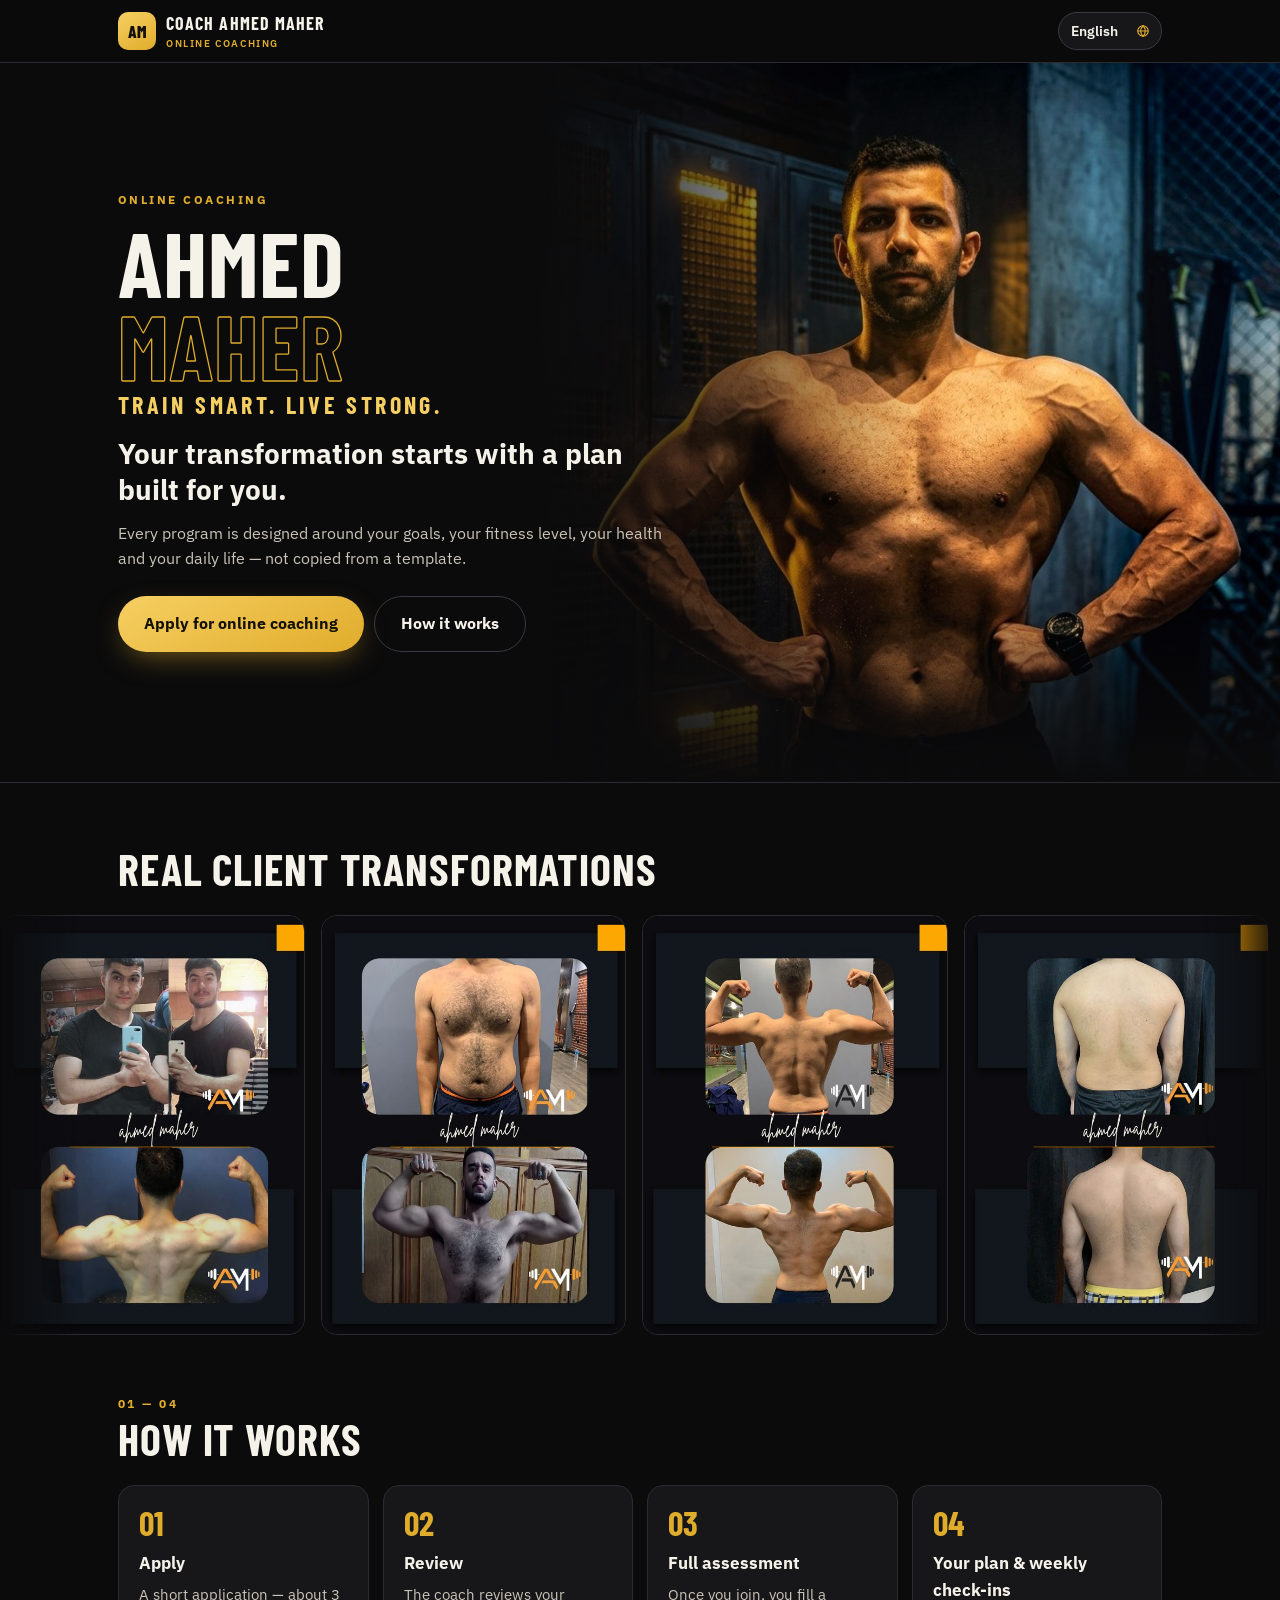
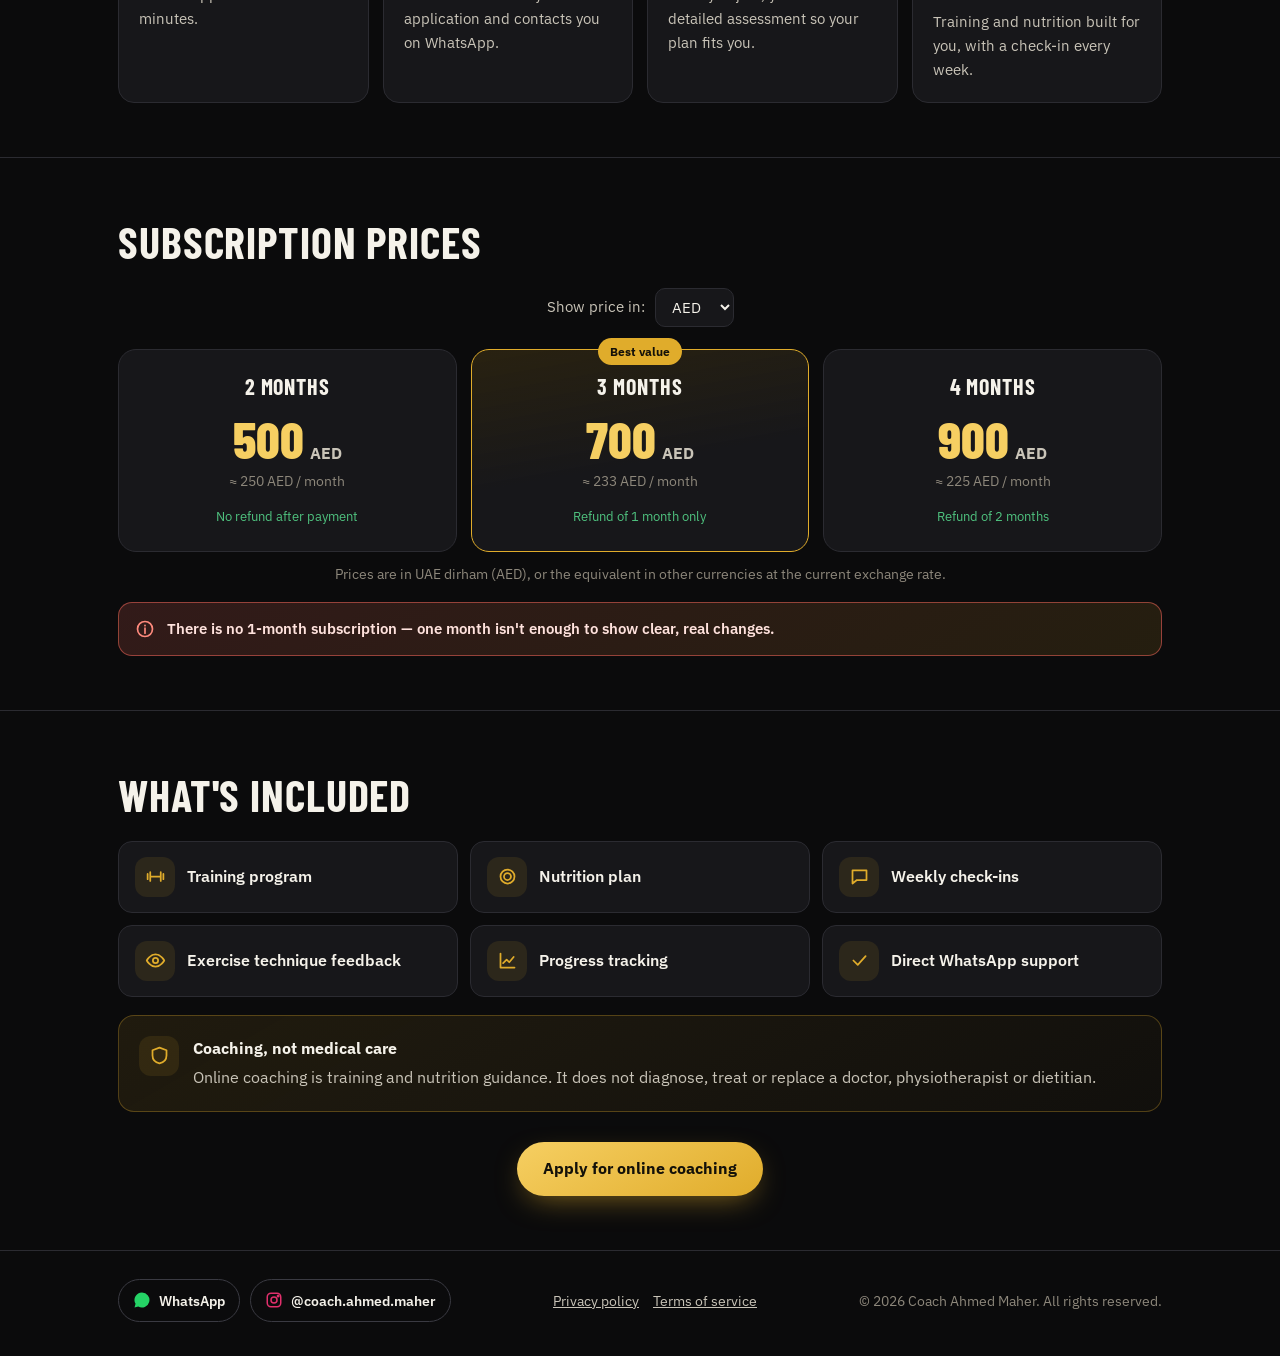
<file: index.html>
<!DOCTYPE html>
<html lang="en" dir="ltr">
<head>
<meta charset="utf-8">
<meta name="viewport" content="width=device-width, initial-scale=1">
<title>Coach Ahmed Maher · Online Coaching</title>
<meta name="description" content="Online training and nutrition coaching with Coach Ahmed Maher. Train smart. Live strong.">
<meta name="theme-color" content="#0b0b0c">
<link rel="icon" type="image/png" href="assets/favicon.png">
<link rel="apple-touch-icon" href="assets/apple-touch-icon.png">
<link rel="preconnect" href="https://fonts.googleapis.com"><link rel="preconnect" href="https://fonts.gstatic.com" crossorigin>
<link href="https://fonts.googleapis.com/css2?family=Barlow+Condensed:wght@600;700;800&family=IBM+Plex+Sans:wght@400;500;600;700&family=IBM+Plex+Sans+Arabic:wght@400;500;600;700&family=Noto+Naskh+Arabic:wght@400;600;700&family=Noto+Sans+Devanagari:wght@400;600;700&family=Noto+Sans+Malayalam:wght@400;600;700&display=swap" rel="stylesheet">
<link rel="stylesheet" href="assets/app.css?v=3">
</head>
<body>
<header class="top" id="top"></header>
<main>
  <section class="hero">
    <div class="coachpic"><img src="images/coach.jpg" alt="Coach Ahmed Maher" width="848" height="1264" draggable="false"></div>
    <div class="wrap">
      <div>
        <div class="eyebrow reveal" data-t="ui.online"></div>
        <h1 class="reveal d1">Ahmed<span>Maher</span></h1>
        <p class="tag reveal d1" dir="ltr">TRAIN SMART. LIVE STRONG.</p>
        <h2 class="reveal d2" data-t="ui.heroT"></h2>
        <p class="reveal d2" data-t="ui.heroP"></p>
        <div class="cta reveal d3"><a class="btn gold" href="apply.html" data-t="ui.apply"></a><a class="btn ghost" href="#how" data-t="ui.howT"></a></div>
      </div>
          </div>
  </section>

  <section class="results" aria-labelledby="resT">
    <div class="wrap"><h2 class="h2" id="resT" data-t="ui.resT"></h2></div>
    <div class="ticker"><div class="track" id="track"></div></div>
  </section>

  <section class="block" id="how">
    <div class="wrap">
      <div class="eyebrow">01 — 04</div>
      <h2 class="h2" data-t="ui.howT"></h2>
      <div class="steps">
        <div class="stepc"><b data-t="ui.st1T"></b><p data-t="ui.st1P"></p></div>
        <div class="stepc"><b data-t="ui.st2T"></b><p data-t="ui.st2P"></p></div>
        <div class="stepc"><b data-t="ui.st3T"></b><p data-t="ui.st3P"></p></div>
        <div class="stepc"><b data-t="ui.st4T"></b><p data-t="ui.st4P"></p></div>
      </div>
    </div>
  </section>

  <section class="block" id="prices">
    <div class="wrap">
      <h2 class="h2" data-t="ui.priceT"></h2>
      <div class="cur"><label for="cur" data-t="ui.curL"></label><select id="cur"></select></div>
      <div class="prices" id="pricecards"></div>
      <p class="fx" id="fx" data-t="ui.fxNote"></p>
      <div class="note hot" style="margin-top:16px" id="no1"></div>
    </div>
  </section>

  <section class="block">
    <div class="wrap">
      <h2 class="h2" data-t="ui.whatT"></h2>
      <div class="incl" id="incl"></div>
      <div style="height:18px"></div>
      <div class="scope" id="scope"></div>
      <div style="text-align:center;margin-top:30px"><a class="btn gold" href="apply.html" data-t="ui.apply"></a></div>
    </div>
  </section>
</main>
<footer id="foot"></footer>

<script src="assets/config.js?v=3"></script>
<script src="assets/core.js?v=3"></script>
<script>
NCX.start(() => {
  const { T, icon, esc } = NCX;
  const items = [["w1", "dumbbell"], ["w2", "plate"], ["w3", "chat"], ["w4", "eye"], ["w5", "chart"], ["w6", "check"]];
  document.getElementById("incl").innerHTML = items.map(([k, i]) => `<div><span class="ico">${icon(i)}</span><span>${esc(T("ui." + k))}</span></div>`).join("");
  const P = [[2, 500, "refund2"], [3, 700, "refund3", "best"], [4, 900, "refund4"]];
  const CUR = ["AED", "USD", "EUR", "GBP", "SAR", "KWD", "QAR", "OMR", "BHD", "EGP", "INR", "PKR", "PHP", "LKR", "BDT", "NPR", "RUB"];
  const sel = document.getElementById("cur"); let cur = sel.value || "AED";
  sel.innerHTML = CUR.map(c => `<option${c === cur ? " selected" : ""}>${c}</option>`).join("");
  const nf = n => new Intl.NumberFormat("en", { maximumFractionDigits: n < 100 ? 1 : 0 }).format(n);
  function cards() {
    const r = cur !== "AED" && NCX._fx && NCX._fx[cur];
    document.getElementById("pricecards").innerHTML = P.map(([m, a, ref, best]) => `<div class="price${best ? " best" : ""}">${best ? `<span class="tagb">${esc(T("ui.best"))}</span>` : ""}<b>${esc(T("o.a_plan." + m).split(/ [—–-] /)[0])}</b><div class="amt" dir="ltr">${a}<small>${esc(T("ui.aed"))}</small></div>${r ? `<div class="conv" dir="ltr">≈ ${nf(a * r)} ${cur}</div>` : ""}<div class="per">${esc(T("ui.perMonth", { n: Math.round(a / m) }))}</div><div class="ref">${esc(T("ui." + ref))}</div></div>`).join("");
  }
  sel.onchange = async () => {
    cur = sel.value;
    if (cur !== "AED" && !NCX._fx) { try { const j = await (await fetch("https://open.er-api.com/v6/latest/AED")).json(); if (j && j.rates) NCX._fx = j.rates; } catch (e) {} }
    if (cur !== "AED" && !(NCX._fx && NCX._fx[cur])) { document.getElementById("fx").textContent = T("ui.fxFail"); } else document.getElementById("fx").textContent = T("ui.fxNote");
    cards();
  };
  cards();
  const imgs = Array.from({ length: 10 }, (_, i) => `<img src="images/results/r${i + 1}.jpg" alt="" width="560" height="772" loading="lazy" draggable="false">`).join("");
  document.getElementById("track").innerHTML = imgs + imgs.replace(/alt=""/g, 'alt="" aria-hidden="true"');
  document.getElementById("no1").innerHTML = `${icon("info")}<span>${esc(T("ui.planNote"))}</span>`;
  document.getElementById("scope").innerHTML = `<span class="ico">${icon("shield")}</span><div><b>${esc(T("ui.scopeT"))}</b><p>${esc(T("ui.scopeP"))}</p></div>`;
});
</script>
</body>
</html>
</file>
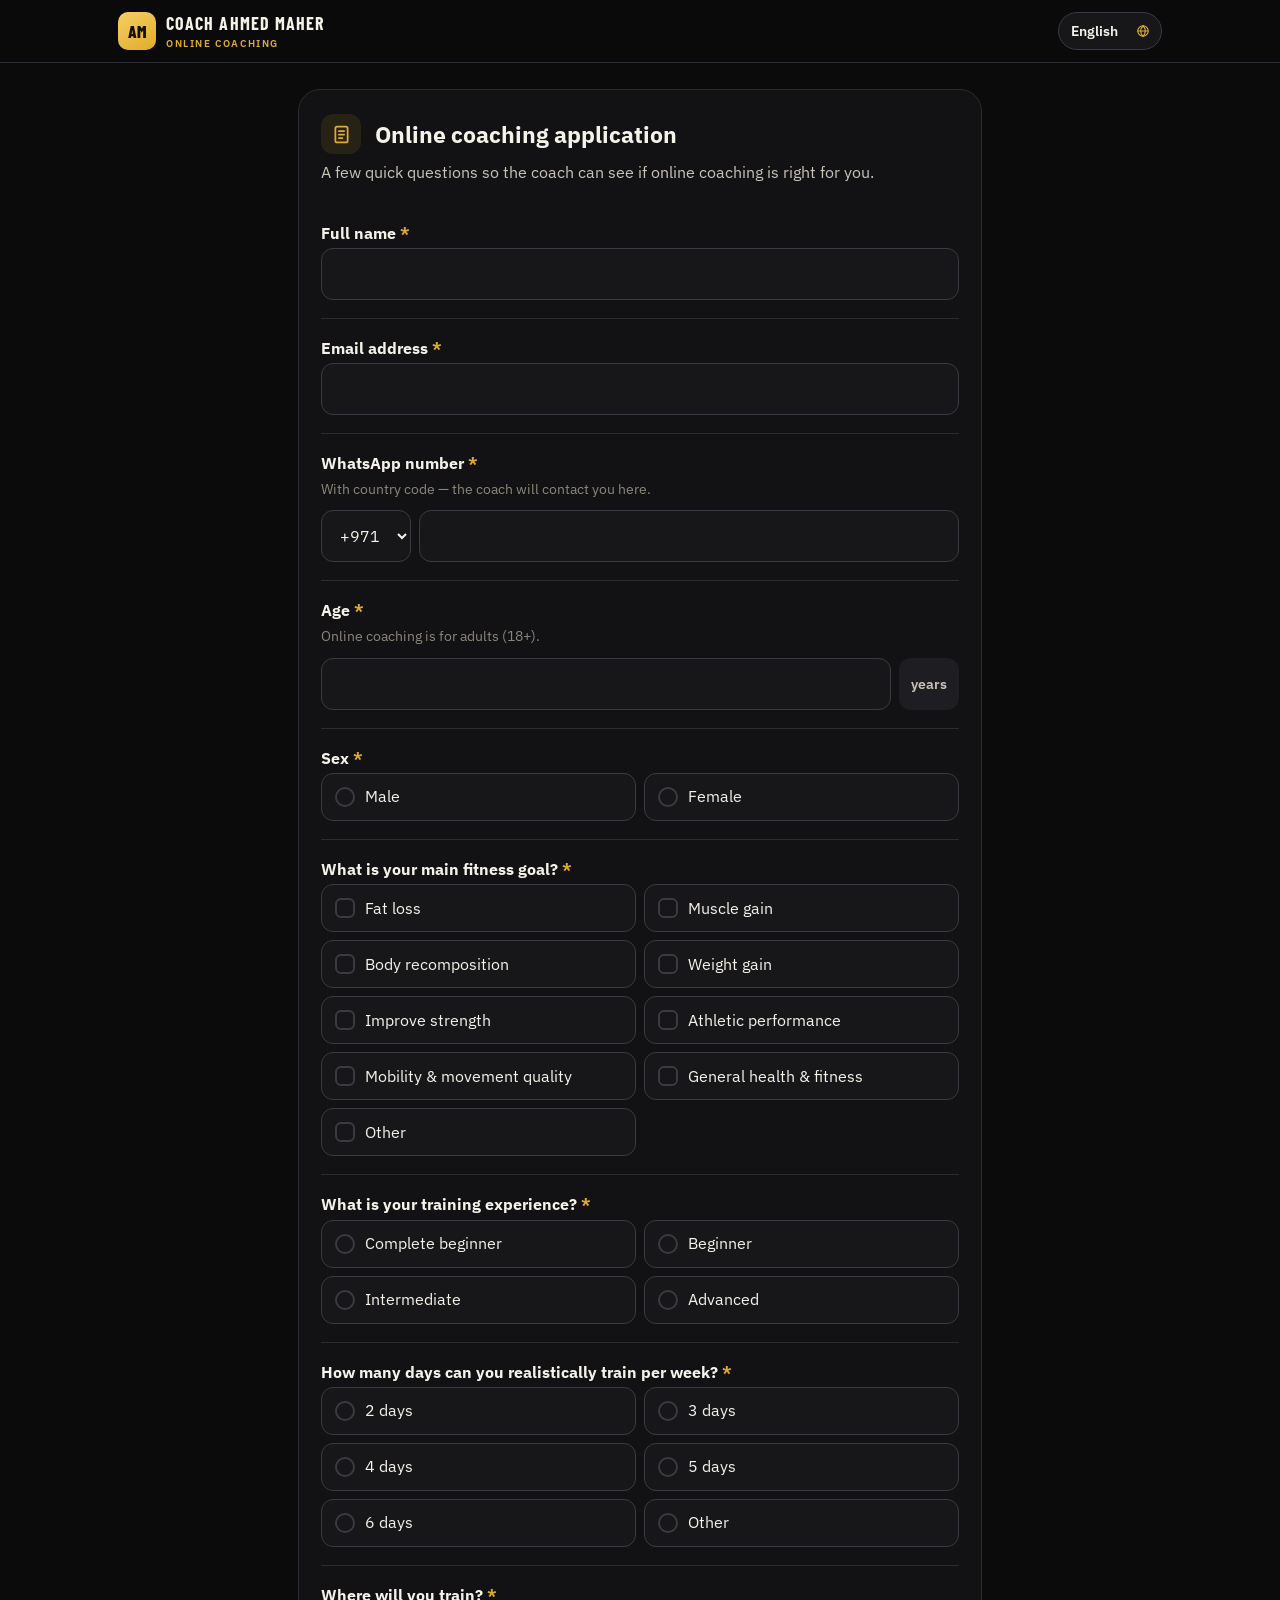
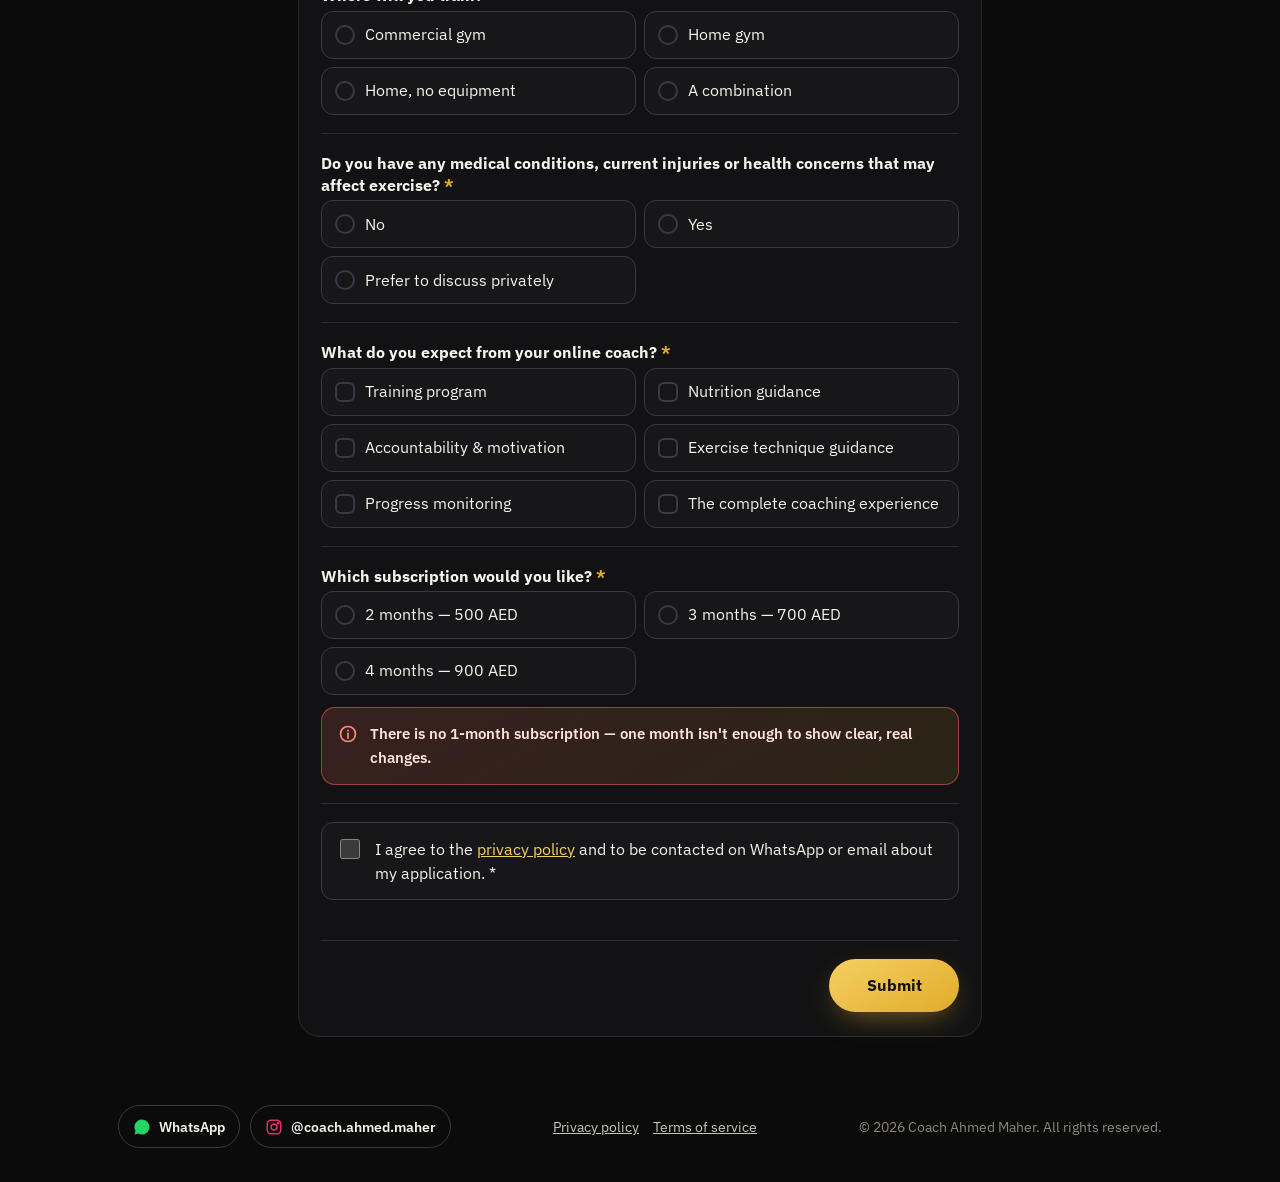
<file: apply.html>
<!DOCTYPE html>
<html lang="en" dir="ltr">
<head>
<meta charset="utf-8">
<meta name="viewport" content="width=device-width, initial-scale=1">
<title>Apply · Coach Ahmed Maher</title>
<meta name="theme-color" content="#0b0b0c">
<link rel="icon" type="image/png" href="assets/favicon.png">
<link rel="preconnect" href="https://fonts.googleapis.com"><link rel="preconnect" href="https://fonts.gstatic.com" crossorigin>
<link href="https://fonts.googleapis.com/css2?family=Barlow+Condensed:wght@600;700;800&family=IBM+Plex+Sans:wght@400;500;600;700&family=IBM+Plex+Sans+Arabic:wght@400;500;600;700&family=Noto+Naskh+Arabic:wght@400;600;700&family=Noto+Sans+Devanagari:wght@400;600;700&family=Noto+Sans+Malayalam:wght@400;600;700&display=swap" rel="stylesheet">
<link rel="stylesheet" href="assets/app.css?v=3">
</head>
<body>
<header class="top" id="top"></header>
<main class="wrap narrow">
  <div class="formcard" id="card"></div>
</main>
<footer id="foot"></footer>

<script src="assets/config.js?v=3"></script>
<script src="assets/core.js?v=3"></script>
<script src="assets/schema.js?v=3"></script>
<script>
(function () {
  const { T, esc, icon, api, Form, store } = NCX, card = document.getElementById("card");
  let data = {}; try { data = JSON.parse(store.get("nc-apply") || "{}"); } catch (e) {}
  let state = "form";
  const sections = [{ id: "app", fields: SCHEMA.application[0].fields.concat([{ id: "consent", type: "check", req: true }]) }];

  function show() {
    if (state === "done") {
      card.innerHTML = `<div class="done"><div class="big">${icon("check")}</div><h1>${esc(T("ui.doneT"))}</h1><p>${esc(T("ui.doneP"))}</p><p style="font-size:.9rem;color:var(--muted)">${esc(T("ui.doneNote"))}</p><a class="btn ghost" href="index.html">${esc(T("ui.home"))}</a></div>`;
      return;
    }
    if (state === "minor") {
      card.innerHTML = `<div class="done"><div class="big">${icon("info")}</div><h1>${esc(T("ui.minorT"))}</h1><p>${esc(T("ui.minorP"))}</p>
        <div class="social" style="justify-content:center;margin:14px 0"><a class="wa" href="https://wa.me/${esc(SITE.whatsapp)}" target="_blank" rel="noopener">${NCX.WA_SVG}<span>${esc(T("ui.wa"))}</span></a></div>
        <button class="btn ghost" type="button" id="backf">${esc(T("ui.back"))}</button></div>`;
      document.getElementById("backf").onclick = () => { state = "form"; show(); };
      return;
    }
    Form(card, sections, {
      data,
      header: () => `<div class="fhead"><span class="ico">${icon("plan")}</span><h1>${esc(T("ui.appT"))}</h1></div><p class="fdesc">${esc(T("ui.appP"))}</p>`,
      extra: () => `<div class="hp" aria-hidden="true"><label>Website <input tabindex="-1" autocomplete="off" id="hp"></label></div>`,
      onChange: d => { const c = Object.assign({}, d); delete c.consent; store.set("nc-apply", JSON.stringify(c)); },
      onSubmit: async d => {
        if (Number(d.a_age) < 18) { state = "minor"; show(); window.scrollTo(0, 0); return; }
        const payload = Object.assign({}, d, { website: (document.getElementById("hp") || {}).value || "" });
        const r = await api("apply", { lang: NCX.LANG(), data: payload });
        if (!r || !r.ok) throw new Error("net");
        store.del("nc-apply"); state = "done"; show(); window.scrollTo(0, 0);
      }
    });
  }
  NCX.start(show);
})();
</script>
</body>
</html>
</file>
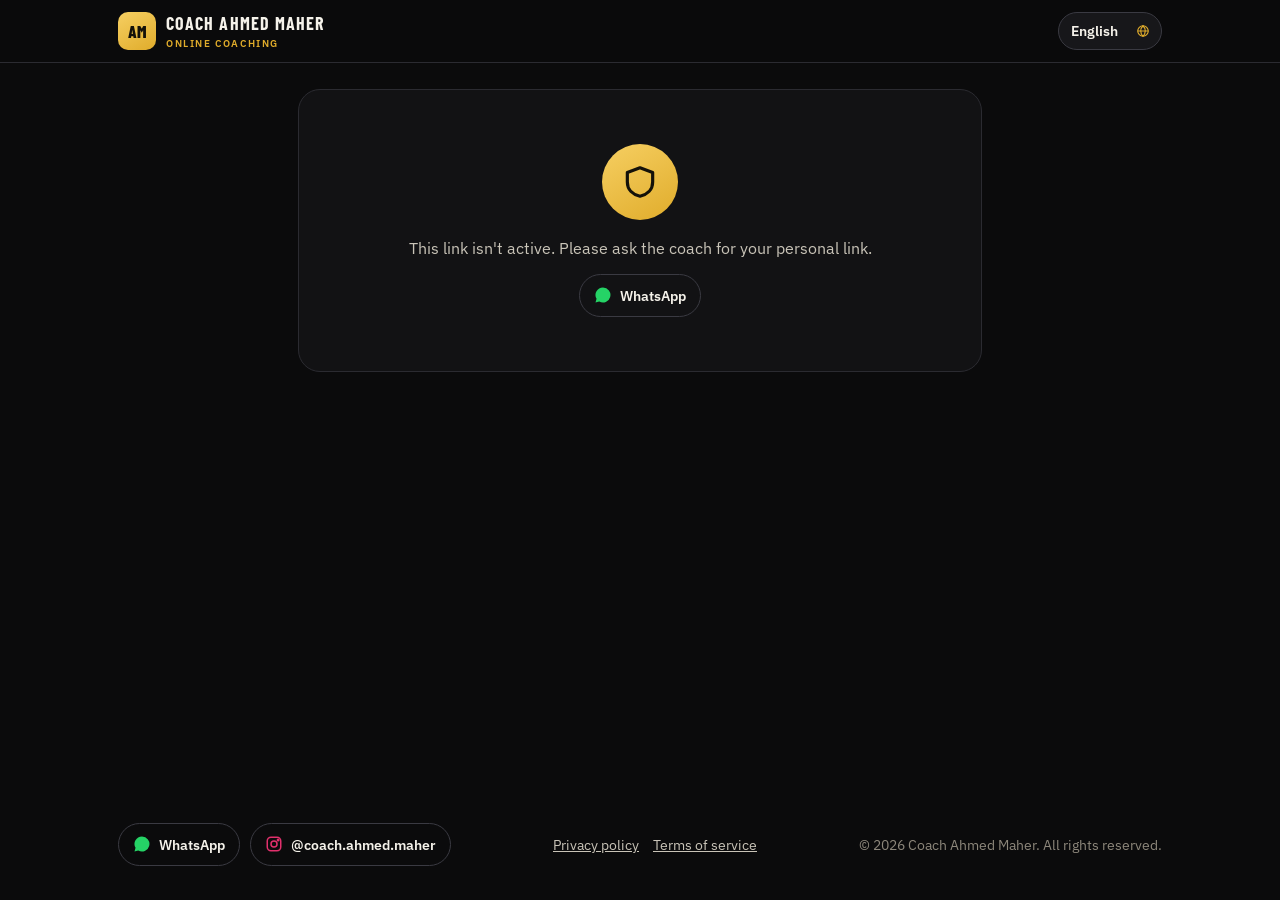
<file: assessment.html>
<!DOCTYPE html>
<html lang="en" dir="ltr">
<head>
<meta charset="utf-8">
<meta name="viewport" content="width=device-width, initial-scale=1">
<meta name="robots" content="noindex, nofollow">
<title>Assessment · Coach Ahmed Maher</title>
<meta name="theme-color" content="#0b0b0c">
<link rel="icon" type="image/png" href="assets/favicon.png">
<link rel="preconnect" href="https://fonts.googleapis.com"><link rel="preconnect" href="https://fonts.gstatic.com" crossorigin>
<link href="https://fonts.googleapis.com/css2?family=Barlow+Condensed:wght@600;700;800&family=IBM+Plex+Sans:wght@400;500;600;700&family=IBM+Plex+Sans+Arabic:wght@400;500;600;700&family=Noto+Naskh+Arabic:wght@400;600;700&family=Noto+Sans+Devanagari:wght@400;600;700&family=Noto+Sans+Malayalam:wght@400;600;700&display=swap" rel="stylesheet">
<link rel="stylesheet" href="assets/app.css?v=3">
</head>
<body>
<header class="top" id="top"></header>
<main class="wrap narrow">
  <div class="formcard" id="card"><div class="state"><div class="spin"></div><span data-t="ui.loading">Loading…</span></div></div>
</main>
<footer id="foot"></footer>

<script src="assets/config.js?v=3"></script>
<script src="assets/core.js?v=3"></script>
<script src="assets/schema.js?v=3"></script>
<script>
(function () {
  const { T, esc, icon, api, Form, store, human } = NCX, card = document.getElementById("card");
  const token = new URLSearchParams(location.search).get("t") || "";
  const KEY = "nc-assess:" + token, secs = SCHEMA.assessment;
  let saved = {}; try { saved = JSON.parse(store.get(KEY) || "{}"); } catch (e) {}
  const data = saved.d || {}; let step = saved.s || 0, client = null, state = "loading", resumed = !!saved.d;

  function summary(d) {
    const f = id => secs.flatMap(s => s.fields).find(x => x.id === id);
    const app = (client && client.app) || {};
    const rows = [
      ["sumDays", (d.q14 ? T("ui.perSession", { n: d.q14 }) : "")],
      ["sumSleep", d.q31 ? human(f("q31"), d.q31, d, NCX.LANG()) + " h" : ""],
      ["sumStress", d.q33 !== undefined && d.q33 !== "" ? d.q33 + " / 10" : ""],
      ["sumCheck", d.q38 ? human(f("q38"), d.q38, d, NCX.LANG()) : ""],
      ["sumGoal", d.q4 ? String(d.q4).slice(0, 90) : ""]
    ].filter(r => r[1]);
    return `<div class="sum">${rows.map(r => `<div><small>${esc(T("ui." + r[0]))}</small><b>${esc(r[1])}</b></div>`).join("")}</div>`;
  }
  function show() {
    if (state === "loading") return;
    if (state === "denied") { card.innerHTML = `<div class="done"><div class="big">${icon("shield")}</div><p>${esc(T("ui.noAccess"))}</p><div class="social" style="justify-content:center"><a class="wa" href="https://wa.me/${esc(SITE.whatsapp)}" target="_blank" rel="noopener">${NCX.WA_SVG}<span>${esc(T("ui.wa"))}</span></a></div></div>`; return; }
    if (state === "done") {
      card.innerHTML = `<div class="done"><div class="big">${icon("check")}</div><h1>${esc(T("ui.asDoneT"))}</h1><p>${esc(T("ui.asDoneP", { name: (client.name || "").split(" ")[0] }))}</p>${summary(data)}
        <a class="btn gold" href="client.html?t=${encodeURIComponent(token)}">${esc(T("ui.cdT"))}</a></div>`; return;
    }
    Form(card, secs, {
      data, step, draft: true,
      header: (sec, i) => i === 0 ? `<div class="fhead"><span class="ico">${icon("plan")}</span><h1>${esc(T("ui.asT"))}</h1></div><p class="fdesc">${esc(T("ui.asP"))}</p>${resumed ? `<div class="note">${icon("check")}<span>${esc(T("ui.resume"))}</span></div>` : ""}` : "",
      onChange: (d, s) => { step = s; store.set(KEY, JSON.stringify({ d, s })); },
      onSubmit: async d => {
        const flags = SCHEMA.flags(d, client.app).map(x => x.k).join(", ");
        const r = await api("assess", { token, data: d, flat: NCX.flatten(secs, d), flags });
        if (!r || !r.ok) throw new Error(r && r.error === "no_access" ? "net" : "net");
        store.del(KEY); state = "done"; show(); window.scrollTo(0, 0);
      }
    });
  }
  NCX.start(show);
  (async () => {
    try {
      const r = await api("client", { token });
      if (!r.ok) { state = "denied"; return show(); }
      client = r.client;
      if (!saved.d && !store.get("nc-lang") && client.lang && client.lang !== NCX.LANG()) await NCX.setLang(client.lang);
      state = "form"; show();
    } catch (e) { state = "denied"; show(); }
  })();
})();
</script>
</body>
</html>
</file>
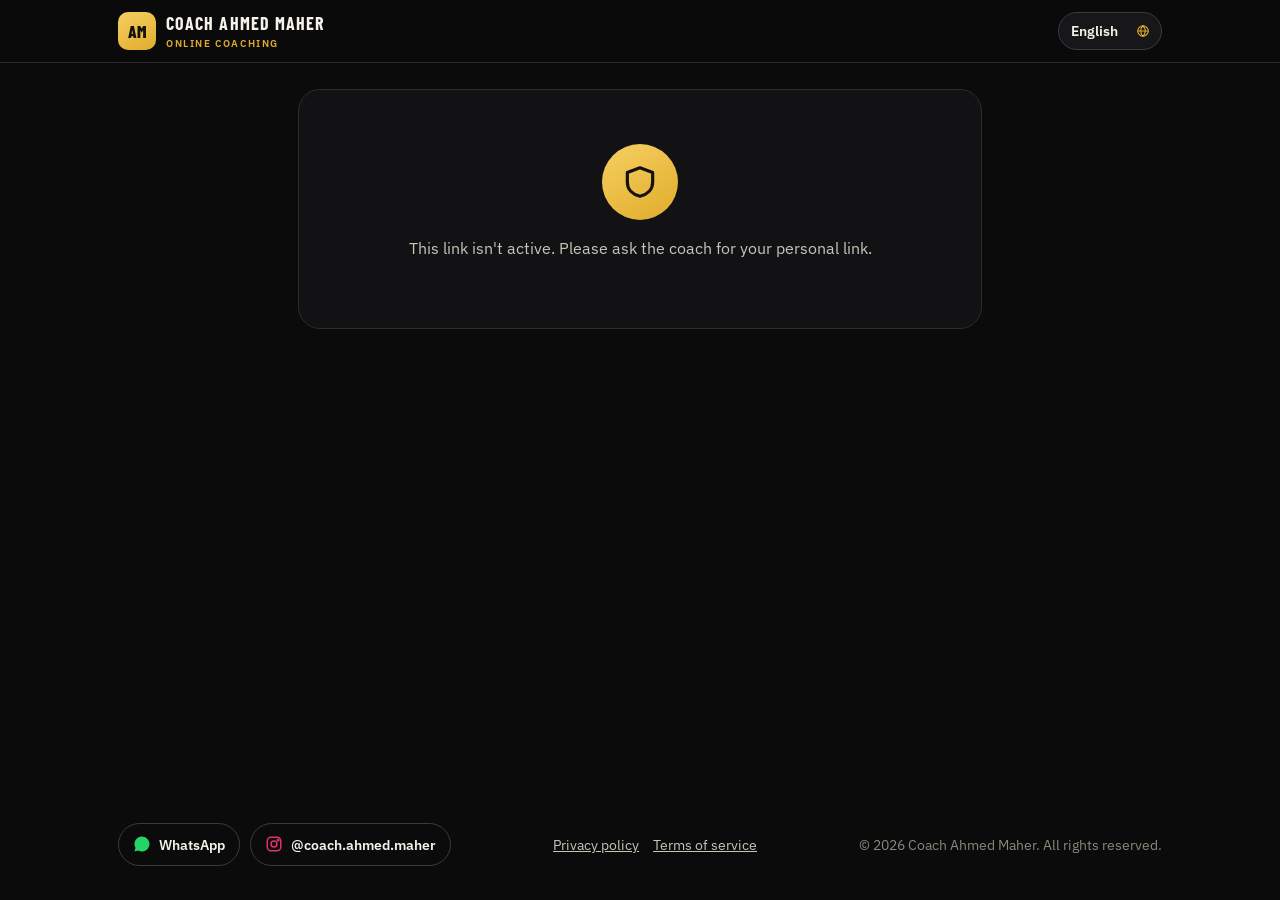
<file: checkin.html>
<!DOCTYPE html>
<html lang="en" dir="ltr">
<head>
<meta charset="utf-8">
<meta name="viewport" content="width=device-width, initial-scale=1">
<meta name="robots" content="noindex, nofollow">
<title>Weekly check-in · Coach Ahmed Maher</title>
<meta name="theme-color" content="#0b0b0c">
<link rel="icon" type="image/png" href="assets/favicon.png">
<link rel="preconnect" href="https://fonts.googleapis.com"><link rel="preconnect" href="https://fonts.gstatic.com" crossorigin>
<link href="https://fonts.googleapis.com/css2?family=Barlow+Condensed:wght@600;700;800&family=IBM+Plex+Sans:wght@400;500;600;700&family=IBM+Plex+Sans+Arabic:wght@400;500;600;700&family=Noto+Naskh+Arabic:wght@400;600;700&family=Noto+Sans+Devanagari:wght@400;600;700&family=Noto+Sans+Malayalam:wght@400;600;700&display=swap" rel="stylesheet">
<link rel="stylesheet" href="assets/app.css?v=3">
</head>
<body>
<header class="top" id="top"></header>
<main class="wrap narrow">
  <div class="formcard" id="card"><div class="state"><div class="spin"></div><span data-t="ui.loading">Loading…</span></div></div>
</main>
<footer id="foot"></footer>

<script src="assets/config.js?v=3"></script>
<script src="assets/core.js?v=3"></script>
<script src="assets/schema.js?v=3"></script>
<script>
(function () {
  const { T, esc, icon, api, Form } = NCX, card = document.getElementById("card");
  const token = new URLSearchParams(location.search).get("t") || "";
  let state = "loading", client = null; const data = {};
  function show() {
    if (state === "loading") return;
    if (state === "denied") { card.innerHTML = `<div class="done"><div class="big">${icon("shield")}</div><p>${esc(T("ui.noAccess"))}</p></div>`; return; }
    if (state === "nosub") { card.innerHTML = `<div class="done"><div class="big">${icon("info")}</div><p>${esc(T("ui.ciNoSub"))}</p><a class="btn ghost" href="client.html?t=${encodeURIComponent(token)}">${esc(T("ui.cdT"))}</a></div>`; return; }
    if (state === "done") { card.innerHTML = `<div class="done"><div class="big">${icon("check")}</div><h1>${esc(T("ui.ciDoneT"))}</h1><p>${esc(T("ui.ciDoneP"))}</p><a class="btn ghost" href="client.html?t=${encodeURIComponent(token)}">${esc(T("ui.cdT"))}</a></div>`; return; }
    Form(card, SCHEMA.checkin, {
      data,
      header: () => `<div class="fhead"><span class="ico">${icon("chart")}</span><h1>${esc(T("ui.ciT"))}</h1></div><p class="fdesc">${esc(T("ui.ciP"))}</p>`,
      extra: () => `<div class="note">${icon("info")}<span>${esc(T("ui.photosNote"))}</span></div>`,
      onSubmit: async d => { const r = await api("checkin", { token, data: d }); if (r && r.error === "no_subscription") { state = "nosub"; show(); return; } if (!r || !r.ok) throw new Error("net"); state = "done"; show(); window.scrollTo(0, 0); }
    });
  }
  NCX.start(show);
  (async () => {
    try { const r = await api("client", { token }); if (!r.ok || ["accepted", "active"].indexOf(r.client.status) < 0) { state = "denied"; return show(); } client = r.client; state = (client.sub_months && client.sub_start) ? "form" : "nosub"; show(); }
    catch (e) { state = "denied"; show(); }
  })();
})();
</script>
</body>
</html>
</file>
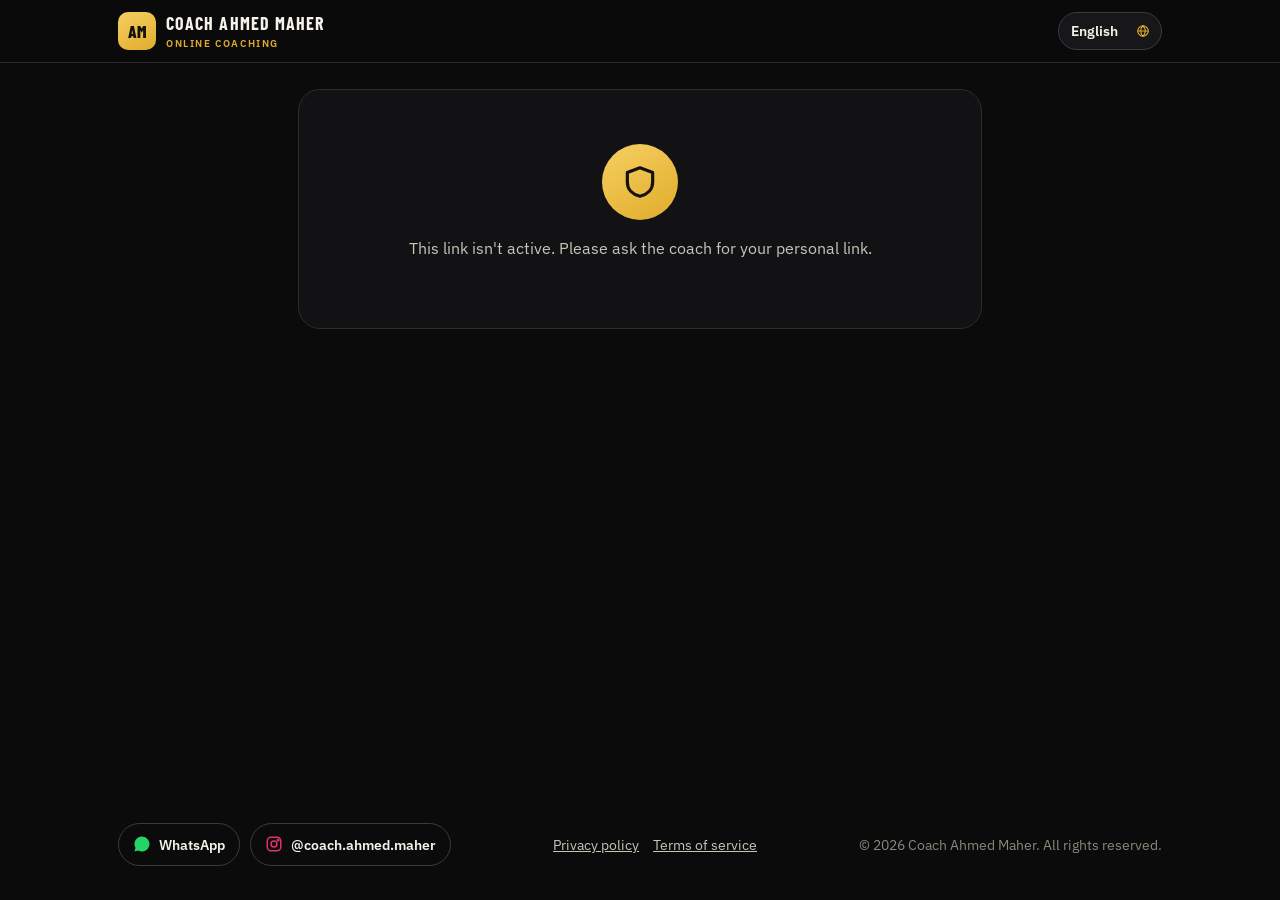
<file: client.html>
<!DOCTYPE html>
<html lang="en" dir="ltr">
<head>
<meta charset="utf-8">
<meta name="viewport" content="width=device-width, initial-scale=1">
<meta name="robots" content="noindex, nofollow">
<title>My coaching · Coach Ahmed Maher</title>
<meta name="theme-color" content="#0b0b0c">
<link rel="icon" type="image/png" href="assets/favicon.png">
<link rel="preconnect" href="https://fonts.googleapis.com"><link rel="preconnect" href="https://fonts.gstatic.com" crossorigin>
<link href="https://fonts.googleapis.com/css2?family=Barlow+Condensed:wght@600;700;800&family=IBM+Plex+Sans:wght@400;500;600;700&family=IBM+Plex+Sans+Arabic:wght@400;500;600;700&family=Noto+Naskh+Arabic:wght@400;600;700&family=Noto+Sans+Devanagari:wght@400;600;700&family=Noto+Sans+Malayalam:wght@400;600;700&display=swap" rel="stylesheet">
<link rel="stylesheet" href="assets/app.css?v=3">
</head>
<body>
<header class="top" id="top"></header>
<main class="wrap narrow" id="main"><div class="formcard"><div class="state"><div class="spin"></div><span data-t="ui.loading">Loading…</span></div></div></main>
<footer id="foot"></footer>

<script src="assets/config.js?v=3"></script>
<script src="assets/core.js?v=3"></script>
<script>
(function () {
  const { T, esc, icon, api } = NCX, main = document.getElementById("main");
  const token = new URLSearchParams(location.search).get("t") || "", q = "?t=" + encodeURIComponent(token);
  let c = null, denied = false;
  const fmt = iso => { if (!iso) return ""; const d = new Date(String(iso).length === 10 ? iso + "T00:00:00" : iso); return isNaN(d) ? String(iso) : d.toLocaleDateString(NCX.LANG() === "ar" ? "ar-EG" : NCX.LANG(), { day: "numeric", month: "short", year: "numeric" }); };
  const tone = s => ({ active: "good", accepted: "good", completed: "", hold: "warn", rejected: "bad" }[s] || "warn");
  function spark(pts) {
    const v = pts.filter(p => p.w !== "" && p.w != null).map(p => Number(p.w)); if (v.length < 2) return "";
    const W = 300, H = 70, mn = Math.min(...v), mx = Math.max(...v), r = (mx - mn) || 1;
    const xy = v.map((y, i) => [10 + i * (W - 20) / (v.length - 1), 10 + (H - 20) * (1 - (y - mn) / r)]);
    return `<svg viewBox="0 0 ${W} ${H}" style="width:100%;height:auto;direction:ltr" role="img" aria-label="${esc(T("ui.cdWeight"))}"><polyline fill="none" stroke="#e0ac2b" stroke-width="2" points="${xy.map(p => p.join(",")).join(" ")}"/>${xy.map((p, i) => `<circle cx="${p[0]}" cy="${p[1]}" r="4" fill="#0b0b0c" stroke="#e0ac2b" stroke-width="2"><title>${v[i]} kg</title></circle>`).join("")}</svg>`;
  }
  function show() {
    if (denied) { main.innerHTML = `<div class="formcard"><div class="done"><div class="big">${icon("shield")}</div><p>${esc(T("ui.noAccess"))}</p></div></div>`; return; }
    if (!c) return;
    const sub = c.sub_months ? T("ui.months", { n: c.sub_months }) : T("ui.cdNone");
    const canCheck = ["accepted", "active"].indexOf(c.status) > -1 && c.sub_months && c.sub_start;
    const ch = (c.checkins || []).slice().reverse();
    main.innerHTML = `<div class="formcard">
      <div class="fhead"><span class="ico">${icon("target")}</span><h1>${esc(T("ui.cdHi", { name: (c.name || "").split(" ")[0] }))}</h1></div>
      <div class="dgrid">
        <div class="dcard"><small>${esc(T("ui.cdStatus"))}</small><span class="pill ${tone(c.status)}">${esc(T("ui.s_" + c.status))}</span></div>
        <div class="dcard"><small>${esc(T("ui.cdSub"))}</small><b>${esc(sub)}</b>${c.sub_start ? `<div style="color:var(--ink2);font-size:.88rem;margin-top:4px">${esc(T("ui.cdStart"))}: ${esc(fmt(c.sub_start))}<br>${esc(T("ui.cdEnd"))}: ${esc(fmt(c.sub_end))}</div>` : ""}</div>
        <div class="dcard"><small>${esc(T("ui.cdAssess"))}</small><b>${esc(c.assessment_at ? T("ui.cdAssessDone", { d: fmt(c.assessment_at) }) : T("ui.cdAssessTodo"))}</b></div>
      </div>
      <div style="display:flex;flex-wrap:wrap;gap:10px">
        ${c.status !== "completed" ? `<a class="btn ${c.assessment_at ? "ghost" : "gold"}" href="assessment.html${q}">${esc(c.assessment_at ? T("ui.cdAssessEdit") : T("ui.cdAssessGo"))}</a>` : ""}
        ${canCheck ? `<a class="btn ${c.assessment_at ? "gold" : "ghost"}" href="checkin.html${q}">${esc(T("ui.cdCheckGo"))}</a>` : ""}
      </div>${!canCheck && c.status !== "completed" ? `<p style="color:var(--muted);font-size:.9rem;margin:10px 0 0">${esc(T("ui.ciNoSub"))}</p>` : ""}<div>
      </div>
      <h2 style="margin:28px 0 10px;font-size:1.15rem">${esc(T("ui.cdHist"))}</h2>
      ${spark(c.checkins || [])}
      ${ch.length ? `<div style="overflow-x:auto"><table class="hist"><thead><tr><th></th><th>${esc(T("ui.cdWeight"))}</th><th>${esc(T("ui.cdSess"))}</th><th>${esc(T("ui.cdEnergy"))}</th></tr></thead><tbody>
        ${ch.map(x => `<tr><td>${esc(fmt(x.date))}</td><td>${x.w !== "" && x.w != null ? esc(x.w) + " " + esc(T("ui.kg")) : "—"}</td><td>${esc(x.s)}</td><td>${esc(x.e)}</td></tr>`).join("")}</tbody></table></div>` : `<p style="color:var(--muted)">${esc(T("ui.cdNoHist"))}</p>`}
    </div>`;
  }
  NCX.start(show);
  (async () => { try { const r = await api("client", { token }); if (!r.ok) denied = true; else c = r.client; } catch (e) { denied = true; } show(); })();
})();
</script>
</body>
</html>
</file>
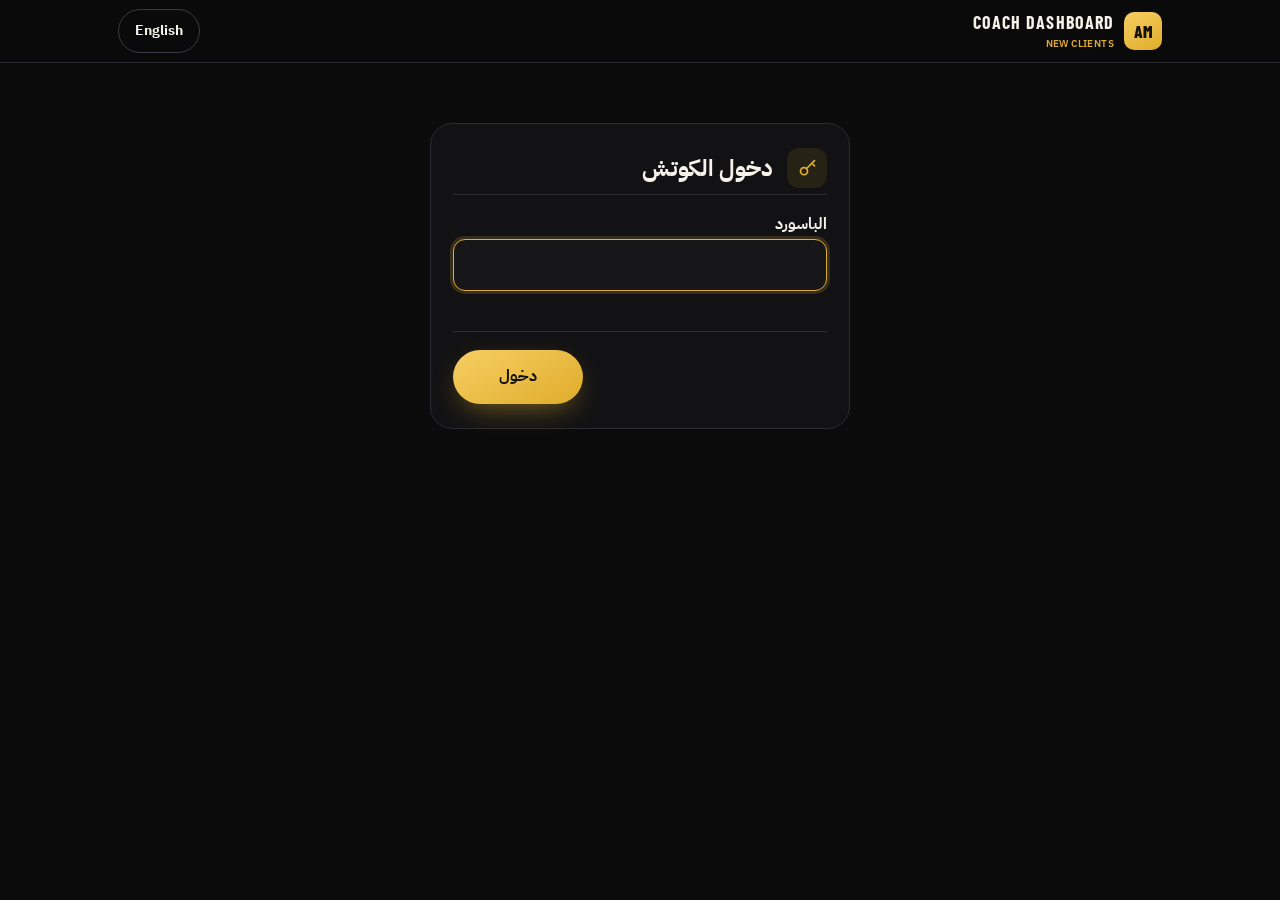
<file: coach.html>
<!DOCTYPE html>
<html lang="ar" dir="rtl">
<head>
<meta charset="utf-8">
<meta name="viewport" content="width=device-width, initial-scale=1">
<meta name="robots" content="noindex, nofollow">
<title>Coach Dashboard · Ahmed Maher</title>
<meta name="theme-color" content="#0b0b0c">
<link rel="icon" type="image/png" href="assets/favicon.png">
<link rel="preconnect" href="https://fonts.googleapis.com"><link rel="preconnect" href="https://fonts.gstatic.com" crossorigin>
<link href="https://fonts.googleapis.com/css2?family=Barlow+Condensed:wght@600;700;800&family=IBM+Plex+Sans:wght@400;500;600;700&family=IBM+Plex+Sans+Arabic:wght@400;500;600;700&display=swap" rel="stylesheet">
<link rel="stylesheet" href="assets/app.css?v=3">
<link rel="stylesheet" href="assets/coach.css?v=3">
</head>
<body>
<header class="top"><div class="wrap">
  <a class="logo" href="coach.html"><span class="am">AM</span><span><b>COACH DASHBOARD</b><small>NEW CLIENTS</small></span></a>
  <div class="tools"><button class="btn ghost sm" id="lang" type="button">English</button><button class="btn ghost sm" id="logout" type="button" hidden></button></div>
</div></header>
<main class="wrap" id="app"></main>
<div id="tip" role="tooltip"></div>

<script src="assets/config.js?v=3"></script>
<script src="assets/core.js?v=3"></script>
<script src="assets/lang/en.js?v=3"></script>
<script src="assets/lang/ar.js?v=3"></script>
<script src="assets/schema.js?v=3"></script>
<script src="assets/coach.js?v=3"></script>
</body>
</html>
</file>
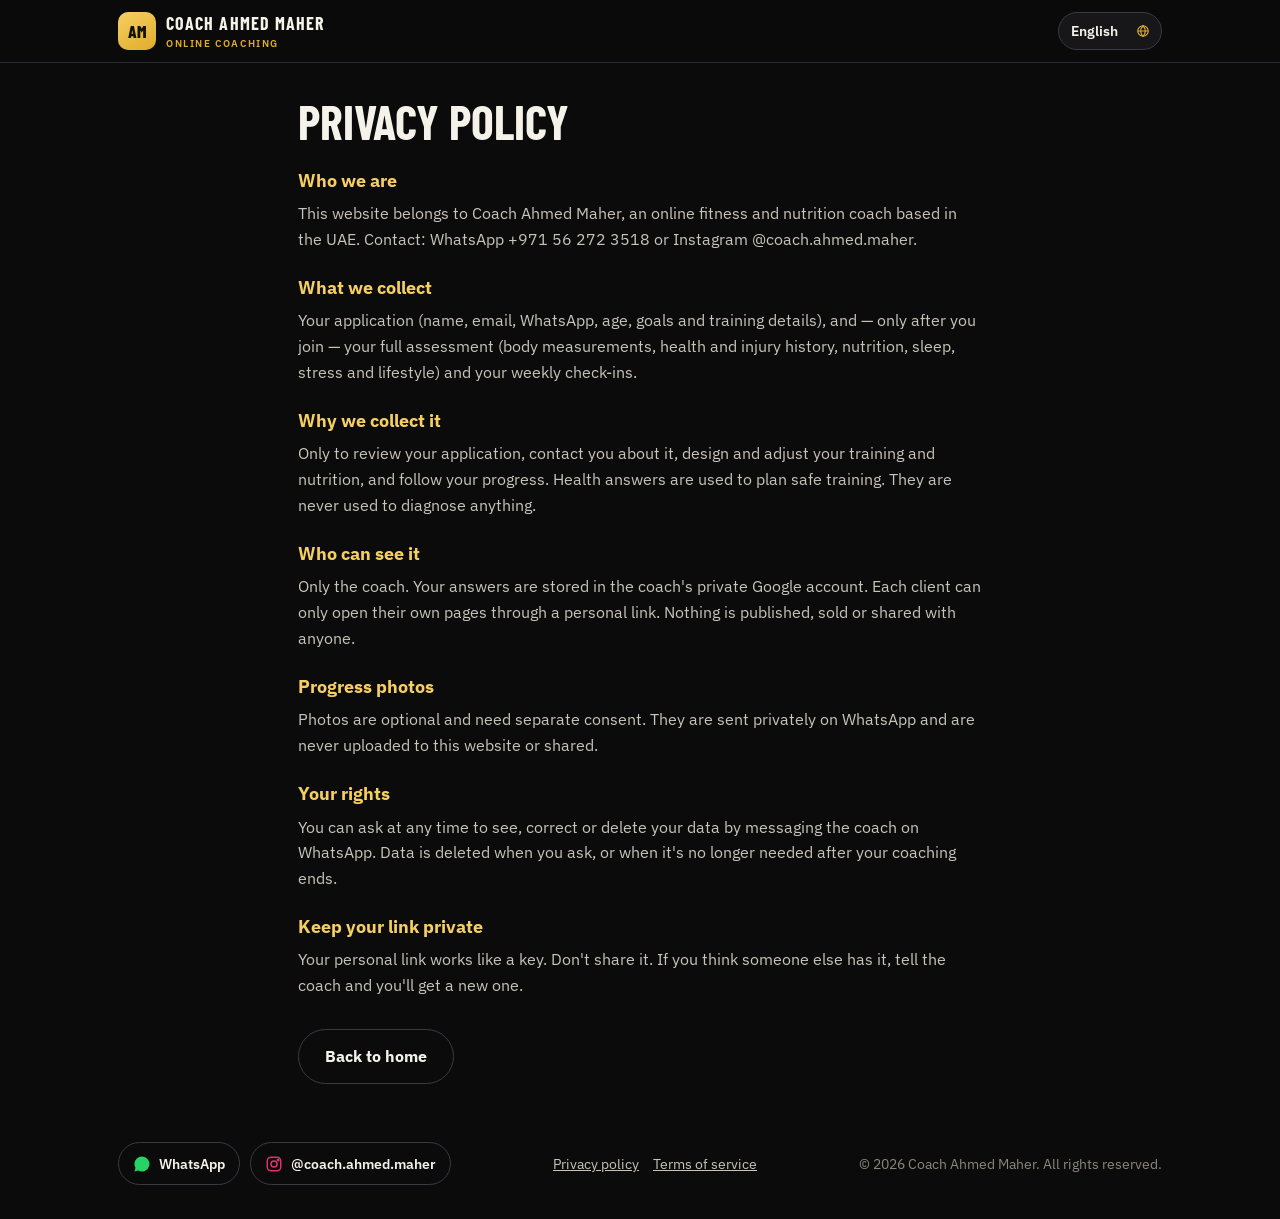
<file: privacy.html>
<!DOCTYPE html>
<html lang="en" dir="ltr">
<head>
<meta charset="utf-8">
<meta name="viewport" content="width=device-width, initial-scale=1">
<title>Privacy · Coach Ahmed Maher</title>
<meta name="theme-color" content="#0b0b0c">
<link rel="icon" type="image/png" href="assets/favicon.png">
<link rel="preconnect" href="https://fonts.googleapis.com"><link rel="preconnect" href="https://fonts.gstatic.com" crossorigin>
<link href="https://fonts.googleapis.com/css2?family=Barlow+Condensed:wght@600;700;800&family=IBM+Plex+Sans:wght@400;500;600;700&family=IBM+Plex+Sans+Arabic:wght@400;500;600;700&family=Noto+Naskh+Arabic:wght@400;600;700&family=Noto+Sans+Devanagari:wght@400;600;700&family=Noto+Sans+Malayalam:wght@400;600;700&display=swap" rel="stylesheet">
<link rel="stylesheet" href="assets/app.css?v=3">
</head>
<body data-doc="privacy">
<header class="top" id="top"></header>
<main class="wrap narrow legal" id="doc"></main>
<footer id="foot"></footer>
<script src="assets/config.js?v=3"></script>
<script src="assets/core.js?v=3"></script>
<script>
NCX.start(() => {
  const { T, esc, get } = NCX, k = document.body.dataset.doc;
  document.getElementById("doc").innerHTML = `<h1>${esc(T("ui." + k))}</h1>` + (get(k) || []).map(([h, p]) => `<h2>${esc(h)}</h2><p>${esc(p)}</p>`).join("") + `<p style="margin:30px 0"><a class="btn ghost" href="index.html">${esc(T("ui.home"))}</a></p>`;
});
</script>
</body>
</html>
</file>
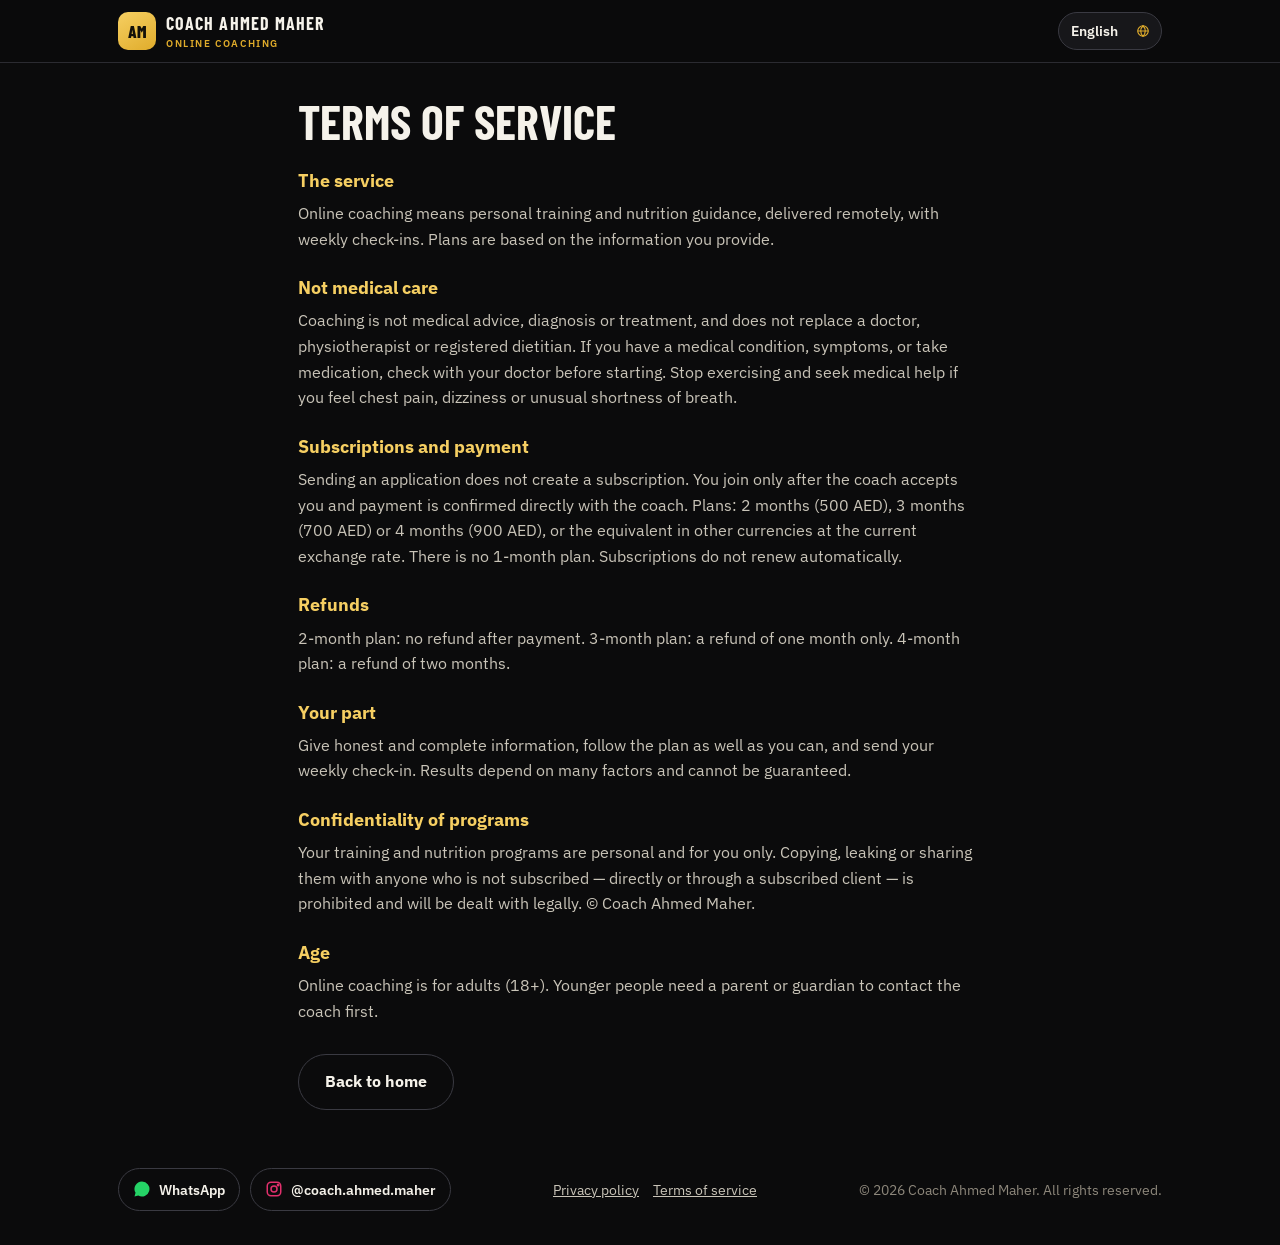
<file: terms.html>
<!DOCTYPE html>
<html lang="en" dir="ltr">
<head>
<meta charset="utf-8">
<meta name="viewport" content="width=device-width, initial-scale=1">
<title>Terms · Coach Ahmed Maher</title>
<meta name="theme-color" content="#0b0b0c">
<link rel="icon" type="image/png" href="assets/favicon.png">
<link rel="preconnect" href="https://fonts.googleapis.com"><link rel="preconnect" href="https://fonts.gstatic.com" crossorigin>
<link href="https://fonts.googleapis.com/css2?family=Barlow+Condensed:wght@600;700;800&family=IBM+Plex+Sans:wght@400;500;600;700&family=IBM+Plex+Sans+Arabic:wght@400;500;600;700&family=Noto+Naskh+Arabic:wght@400;600;700&family=Noto+Sans+Devanagari:wght@400;600;700&family=Noto+Sans+Malayalam:wght@400;600;700&display=swap" rel="stylesheet">
<link rel="stylesheet" href="assets/app.css?v=3">
</head>
<body data-doc="terms">
<header class="top" id="top"></header>
<main class="wrap narrow legal" id="doc"></main>
<footer id="foot"></footer>
<script src="assets/config.js?v=3"></script>
<script src="assets/core.js?v=3"></script>
<script>
NCX.start(() => {
  const { T, esc, get } = NCX, k = document.body.dataset.doc;
  document.getElementById("doc").innerHTML = `<h1>${esc(T("ui." + k))}</h1>` + (get(k) || []).map(([h, p]) => `<h2>${esc(h)}</h2><p>${esc(p)}</p>`).join("") + `<p style="margin:30px 0"><a class="btn ghost" href="index.html">${esc(T("ui.home"))}</a></p>`;
});
</script>
</body>
</html>
</file>
<file: assets/app.css>
/* COACH AHMED MAHER — New Client. Black, charcoal and gold. */
:root{
  --bg:#0b0b0c;--bg2:#121214;--card:#17171a;--card2:#1e1e22;--line:#2b2b31;--line2:#3a3a42;
  --ink:#f5f2ea;--ink2:#c9c4b8;--muted:#8d877b;--gold:#e0ac2b;--gold2:#f6cf62;--gold-ink:#141109;--soft:rgba(224,172,43,.1);
  --good:#4fc27f;--bad:#ff6b5e;--warn:#f2b640;--radius:16px;
  --display:"Barlow Condensed","Arial Narrow",sans-serif;--body:"IBM Plex Sans","IBM Plex Sans Arabic",system-ui,sans-serif;
  color-scheme:dark
}
*{box-sizing:border-box}
html{-webkit-text-size-adjust:100%}
body{margin:0;background:var(--bg);color:var(--ink);font:16px/1.6 var(--body);min-height:100vh;display:flex;flex-direction:column}
html[lang="ar"] body{font-family:"IBM Plex Sans Arabic","IBM Plex Sans",sans-serif}
html[lang="ur"] body{font-family:"Noto Naskh Arabic","IBM Plex Sans Arabic",sans-serif;line-height:1.8}
html[lang="hi"] body{font-family:"Noto Sans Devanagari","IBM Plex Sans",sans-serif}
html[lang="ml"] body{font-family:"Noto Sans Malayalam","IBM Plex Sans",sans-serif}
[hidden]{display:none!important}
a{color:var(--gold2)}
button,input,select,textarea{font:inherit;color:inherit}
:focus-visible{outline:2px solid var(--gold);outline-offset:2px}
.wrap{width:100%;max-width:1080px;margin:0 auto;padding:0 18px}
.narrow{max-width:720px}

/* header */
.top{position:sticky;top:0;z-index:40;background:rgba(11,11,12,.86);backdrop-filter:blur(12px);border-bottom:1px solid var(--line)}
.top .wrap{display:flex;align-items:center;justify-content:space-between;gap:12px;height:62px}
.logo{display:flex;align-items:center;gap:10px;text-decoration:none;color:var(--ink)}
.logo .am{width:38px;height:38px;border-radius:10px;display:grid;place-items:center;background:linear-gradient(150deg,var(--gold2),var(--gold));color:var(--gold-ink);font:800 17px/1 var(--display);letter-spacing:.02em}
.logo b{font:700 18px/1 var(--display);letter-spacing:.06em;white-space:nowrap}
.logo small{display:block;font:600 10px/1.2 var(--body);letter-spacing:.16em;color:var(--gold)}
html:is([lang="ar"],[lang="ur"],[lang="hi"],[lang="ml"]) .logo small{letter-spacing:.04em}
.tools{display:flex;align-items:center;gap:8px}
.langsel{appearance:none;-webkit-appearance:none;background:var(--card) url("data:image/svg+xml,%3Csvg xmlns='http://www.w3.org/2000/svg' width='14' height='14' viewBox='0 0 24 24' fill='none' stroke='%23e0ac2b' stroke-width='2'%3E%3Ccircle cx='12' cy='12' r='9'/%3E%3Cpath d='M3 12h18M12 3c2.6 2.6 3.9 5.6 3.9 9s-1.3 6.4-3.9 9c-2.6-2.6-3.9-5.6-3.9-9S9.4 5.6 12 3Z'/%3E%3C/svg%3E") no-repeat right 11px center;border:1px solid var(--line2);border-radius:999px;padding:7px 32px 7px 12px;font-size:.88rem;font-weight:600;cursor:pointer;color:var(--ink)}
html[dir="rtl"] .langsel{padding:7px 12px 7px 32px;background-position:left 11px center}
.langsel option{background:#fff;color:#111}

/* buttons */
.btn{display:inline-flex;align-items:center;justify-content:center;gap:8px;border:0;border-radius:999px;padding:14px 26px;font-weight:700;font-size:1rem;cursor:pointer;text-decoration:none;transition:transform .15s,filter .15s,background .15s}
.btn.gold{background:linear-gradient(150deg,var(--gold2),var(--gold));color:var(--gold-ink);box-shadow:0 10px 30px -10px rgba(224,172,43,.6)}
.btn.gold:hover{filter:brightness(1.06);transform:translateY(-1px)}
.btn.ghost{background:transparent;border:1px solid var(--line2);color:var(--ink)}
.btn.ghost:hover{border-color:var(--gold)}
.btn:disabled{opacity:.55;cursor:not-allowed;transform:none}
.btn.sm{padding:9px 16px;font-size:.9rem}

/* hero */
.hero{position:relative;overflow:hidden;border-bottom:1px solid var(--line);background:#0b0b0c;min-height:min(720px,92vh);display:flex;align-items:center}
.hero .wrap{position:relative;z-index:2;padding-top:56px;padding-bottom:56px}
.hero .wrap>div{max-width:560px}
.eyebrow{font:700 .78rem/1 var(--body);letter-spacing:.2em;color:var(--gold);text-transform:uppercase}
html:is([lang="ar"],[lang="ur"],[lang="hi"],[lang="ml"]) .eyebrow{letter-spacing:.03em}
.hero h1{font:700 clamp(46px,8vw,92px)/.9 var(--display);letter-spacing:.01em;margin:14px 0 6px;text-transform:uppercase}
.hero h1 span{display:block;color:transparent;-webkit-text-stroke:1.3px var(--gold)}
.hero .tag{font:700 clamp(18px,2.4vw,24px)/1.1 var(--display);letter-spacing:.14em;color:var(--gold2);margin:0 0 18px}
.hero h2{font-size:clamp(21px,2.6vw,28px);line-height:1.3;margin:0 0 12px;font-weight:700}
.hero p{color:var(--ink2);max-width:56ch;margin:0 0 24px}
.hero .cta{display:flex;flex-wrap:wrap;gap:10px}
/* coach photo: a big full-height panel that melts into the black on the text side */
.coachpic{position:absolute;inset-block:0;inset-inline-end:0;width:min(58%,760px);z-index:1;pointer-events:none}
.coachpic img{width:100%;height:100%;object-fit:cover;object-position:50% 18%;display:block;filter:contrast(1.05) saturate(1.02)}
.coachpic::after{content:"";position:absolute;inset:0;background:linear-gradient(to right,#0b0b0c 0%,rgba(11,11,12,.55) 26%,rgba(11,11,12,0) 52%),linear-gradient(to top,#0b0b0c 0%,rgba(11,11,12,0) 30%),radial-gradient(60% 50% at 55% 35%,rgba(224,172,43,.10),transparent 70%)}
html[dir="rtl"] .coachpic::after{background:linear-gradient(to left,#0b0b0c 0%,rgba(11,11,12,.55) 26%,rgba(11,11,12,0) 52%),linear-gradient(to top,#0b0b0c 0%,rgba(11,11,12,0) 30%),radial-gradient(60% 50% at 45% 35%,rgba(224,172,43,.10),transparent 70%)}
html[dir="rtl"] .hero .tag{text-align:right}
.reveal{animation:rise .6s cubic-bezier(.2,.7,.2,1) both}
.reveal.d1{animation-delay:.08s}.reveal.d2{animation-delay:.16s}.reveal.d3{animation-delay:.24s}
@keyframes rise{from{opacity:0;transform:translateY(14px)}to{opacity:1;transform:none}}
@media (prefers-reduced-motion:reduce){.reveal{animation:none}.btn{transition:none}}

/* sections */
section.block{padding:54px 0;border-bottom:1px solid var(--line)}
.h2{font:700 clamp(30px,4vw,44px)/1 var(--display);text-transform:uppercase;letter-spacing:.02em;margin:8px 0 24px}
html:is([lang="ar"],[lang="ur"],[lang="hi"],[lang="ml"]) :is(.h2,.hero h1){text-transform:none}
.steps{display:grid;grid-template-columns:repeat(4,1fr);gap:14px;counter-reset:s}
.stepc{background:var(--card);border:1px solid var(--line);border-radius:var(--radius);padding:20px;position:relative}
.stepc::before{counter-increment:s;content:"0" counter(s);font:700 34px/1 var(--display);color:var(--gold);display:block;margin-bottom:10px}
.stepc b{display:block;font-size:1.05rem;margin-bottom:6px}
.stepc p{margin:0;color:var(--ink2);font-size:.93rem}
.incl{display:grid;grid-template-columns:repeat(3,1fr);gap:12px}
.incl div{display:flex;gap:12px;align-items:center;background:var(--card);border:1px solid var(--line);border-radius:14px;padding:15px 16px;font-weight:600}
.ico{width:40px;height:40px;flex:none;border-radius:12px;display:grid;place-items:center;background:var(--soft);color:var(--gold)}
.ico svg{width:21px;height:21px}
.scope{display:flex;gap:14px;align-items:flex-start;background:linear-gradient(150deg,rgba(224,172,43,.1),rgba(224,172,43,.03));border:1px solid rgba(224,172,43,.3);border-radius:var(--radius);padding:20px}
.scope b{display:block;margin-bottom:4px}
.scope p{margin:0;color:var(--ink2)}

/* footer */
footer{margin-top:auto;padding:28px 0 34px;color:var(--muted);font-size:.9rem}
footer .wrap{display:flex;flex-wrap:wrap;gap:14px;justify-content:space-between;align-items:center}
.social{display:flex;gap:10px;flex-wrap:wrap}
.social a{display:inline-flex;align-items:center;gap:8px;padding:9px 14px;border-radius:999px;border:1px solid var(--line2);color:var(--ink);text-decoration:none;font-weight:600;font-size:.9rem}
.social a:hover{border-color:var(--gold)}
.social svg{width:18px;height:18px}
.social .wa svg{color:#25d366}.social .ig svg{color:#e1306c}
.flinks{display:flex;gap:14px}.flinks a{color:var(--ink2)}

/* forms */
.formcard{background:var(--bg2);border:1px solid var(--line);border-radius:22px;padding:24px 22px;margin:26px 0 40px}
.fhead{display:flex;gap:14px;align-items:center;margin-bottom:6px}
.fhead h1,.fhead h2{margin:0;font-size:1.45rem;line-height:1.25}
.fdesc{color:var(--ink2);margin:4px 0 18px}
.progress{margin:6px 0 22px}
.progress .bar{height:6px;border-radius:9px;background:var(--card2);overflow:hidden}
.progress .bar i{display:block;height:100%;background:linear-gradient(90deg,var(--gold),var(--gold2));border-radius:9px;transition:width .35s}
.progress .meta{display:flex;justify-content:space-between;font-size:.82rem;color:var(--muted);margin-top:7px;gap:10px}
.secdots{display:flex;gap:6px;flex-wrap:wrap;margin-top:10px}
.secdots span{width:30px;height:30px;border-radius:9px;display:grid;place-items:center;background:var(--card);border:1px solid var(--line);color:var(--muted)}
.secdots span svg{width:16px;height:16px}
.secdots span.on{background:var(--soft);border-color:var(--gold);color:var(--gold)}
.secdots span.done{color:var(--good);border-color:rgba(79,194,127,.4)}
.field{padding:18px 0;border-top:1px solid var(--line)}
.field:first-of-type{border-top:0}
.field.sub{margin-inline-start:14px;padding-inline-start:14px;border-top:0;border-inline-start:2px solid rgba(224,172,43,.35);padding-top:6px;animation:rise .25s both}
.lbl{display:block;font-weight:700;margin-bottom:4px;line-height:1.4}
.lbl .opt{font-weight:500;color:var(--muted);font-size:.85rem}
.lbl .req{color:var(--gold)}
.help{color:var(--muted);font-size:.88rem;margin:0 0 10px}
.inp{width:100%;background:var(--card);border:1px solid var(--line2);border-radius:12px;padding:12px 14px;min-height:48px;transition:border-color .15s}
.inp:focus{border-color:var(--gold);outline:none;box-shadow:0 0 0 3px rgba(224,172,43,.18)}
textarea.inp{min-height:96px;resize:vertical}
.unitwrap{display:flex;gap:8px;align-items:stretch}
.unitwrap .inp{flex:1;min-width:0}
.unit{display:grid;place-items:center;padding:0 12px;border-radius:12px;background:var(--card2);color:var(--ink2);font-weight:600;font-size:.9rem;white-space:nowrap}
.seg{display:inline-flex;background:var(--card);border:1px solid var(--line2);border-radius:999px;padding:3px;margin-bottom:10px}
.seg button{border:0;background:transparent;padding:6px 14px;border-radius:999px;cursor:pointer;font-weight:600;color:var(--ink2)}
.seg button[aria-pressed="true"]{background:var(--gold);color:var(--gold-ink)}
.phone{display:flex;gap:8px}
.phone select{width:auto;max-width:44%}
.opts{display:grid;grid-template-columns:repeat(auto-fill,minmax(210px,1fr));gap:8px}
.opts.row{grid-template-columns:repeat(auto-fill,minmax(64px,1fr))}
.opt{position:relative;display:flex;align-items:center;gap:10px;background:var(--card);border:1px solid var(--line2);border-radius:12px;padding:11px 13px;cursor:pointer;min-height:48px;line-height:1.35;transition:border-color .15s,background .15s}
.opts.row .opt{justify-content:center;text-align:center;padding:11px 6px}
.opt input{position:absolute;opacity:0;pointer-events:none}
.opt .mk{width:20px;height:20px;flex:none;border:2px solid var(--line2);border-radius:50%;display:grid;place-items:center}
.opt.multi .mk{border-radius:6px}
.opts.row .opt .mk{display:none}
.opt:hover{border-color:#57534a}
.opt.on{border-color:var(--gold);background:var(--soft)}
.opt.on .mk{border-color:var(--gold);background:var(--gold)}
.opt.on .mk::after{content:"";width:8px;height:8px;border-radius:50%;background:var(--gold-ink)}
.opt.multi.on .mk::after{width:10px;height:6px;border-radius:0;background:none;border:2px solid var(--gold-ink);border-top:0;border-inline-end:0;transform:rotate(-45deg) translate(1px,-1px)}
.opt:focus-within{outline:2px solid var(--gold);outline-offset:2px}
.scale{display:grid;grid-template-columns:repeat(auto-fit,minmax(40px,1fr));gap:6px}
.scale .opt{justify-content:center;padding:10px 0;min-height:44px;font-weight:700}
.scale .opt .mk{display:none}
.scale-ends{display:flex;justify-content:space-between;color:var(--muted);font-size:.8rem;margin-top:6px}
.check{display:flex;gap:12px;align-items:flex-start;background:var(--card);border:1px solid var(--line2);border-radius:12px;padding:14px;cursor:pointer;line-height:1.5}
.check input{width:20px;height:20px;margin-top:2px;accent-color:var(--gold);flex:none}
.err{color:var(--bad);font-size:.88rem;margin-top:8px;font-weight:600}
.field.bad .inp,.field.bad .opt,.field.bad .check{border-color:rgba(255,107,94,.7)}
.other{margin-top:8px}
.note{display:flex;gap:12px;background:var(--soft);border:1px solid rgba(224,172,43,.28);border-radius:14px;padding:14px 16px;color:var(--ink2);font-size:.93rem;margin:0 0 14px}
.note svg{width:20px;height:20px;color:var(--gold);flex:none;margin-top:2px}
.nav{display:flex;justify-content:space-between;gap:10px;margin-top:22px;padding-top:18px;border-top:1px solid var(--line)}
.nav .btn{min-width:130px}
.saved{font-size:.82rem;color:var(--good)}
.formerr{background:rgba(255,107,94,.1);border:1px solid rgba(255,107,94,.4);border-radius:12px;padding:12px 14px;color:#ffb3ab;margin-top:14px}
.hp{position:absolute;width:1px;height:1px;overflow:hidden;clip-path:inset(50%);white-space:nowrap}

/* success + summary */
.done{text-align:center;padding:30px 6px}
.done .big{width:76px;height:76px;margin:0 auto 16px;border-radius:50%;display:grid;place-items:center;background:linear-gradient(150deg,var(--gold2),var(--gold));color:var(--gold-ink)}
.done .big svg{width:38px;height:38px}
.done h1{font:700 clamp(30px,5vw,42px)/1.05 var(--display);text-transform:uppercase;margin:0 0 10px}
html:is([lang="ar"],[lang="ur"],[lang="hi"],[lang="ml"]) .done h1{text-transform:none}
.done p{color:var(--ink2);max-width:58ch;margin:0 auto 12px}
.sum{display:grid;grid-template-columns:repeat(auto-fit,minmax(150px,1fr));gap:10px;margin:18px 0;text-align:start}
.sum div{background:var(--card);border:1px solid var(--line);border-radius:12px;padding:12px 14px}
.sum small{display:block;color:var(--muted);font-size:.78rem;font-weight:600;text-transform:uppercase;letter-spacing:.06em}
.sum b{font-size:.98rem}
.state{text-align:center;color:var(--ink2);padding:40px 10px}
.spin{width:30px;height:30px;border:3px solid var(--line2);border-top-color:var(--gold);border-radius:50%;margin:0 auto 12px;animation:sp 1s linear infinite}
@keyframes sp{to{transform:rotate(360deg)}}

/* client dashboard */
.dgrid{display:grid;grid-template-columns:repeat(3,1fr);gap:12px;margin:18px 0}
.dcard{background:var(--card);border:1px solid var(--line);border-radius:var(--radius);padding:18px}
.dcard small{color:var(--muted);font-weight:600;display:block;margin-bottom:6px}
.dcard b{font-size:1.15rem}
.pill{display:inline-flex;align-items:center;gap:6px;padding:4px 10px;border-radius:999px;font-size:.8rem;font-weight:700;background:var(--card2);color:var(--ink2)}
.pill.good{background:rgba(79,194,127,.14);color:var(--good)}.pill.warn{background:rgba(242,182,64,.14);color:var(--warn)}.pill.bad{background:rgba(255,107,94,.14);color:var(--bad)}
.hist{width:100%;border-collapse:collapse;font-size:.92rem}
.hist th,.hist td{padding:9px 8px;border-bottom:1px solid var(--line);text-align:start}
.hist th{color:var(--muted);font-weight:600;font-size:.8rem}

/* legal pages */
.legal h1{font:700 clamp(34px,5vw,48px)/1 var(--display);text-transform:uppercase;margin:34px 0 18px}
.legal h2{font-size:1.1rem;margin:22px 0 6px;color:var(--gold2)}
.legal p{color:var(--ink2);margin:0}

@media (max-width:860px){
  .hero{display:block;min-height:0}
  .coachpic{position:relative;inset:auto;width:100%;height:min(560px,72vh)}
  .coachpic img{object-position:50% 12%}
  .coachpic::after,html[dir="rtl"] .coachpic::after{background:linear-gradient(to top,#0b0b0c 0%,rgba(11,11,12,.75) 22%,rgba(11,11,12,0) 50%),linear-gradient(to bottom,rgba(11,11,12,.55),transparent 18%)}
  .hero .wrap{margin-top:-170px;padding-top:0;padding-bottom:40px}
  .steps{grid-template-columns:1fr 1fr}.incl{grid-template-columns:1fr 1fr}.dgrid{grid-template-columns:1fr}
}
@media (max-width:520px){
  .steps,.incl{grid-template-columns:1fr}.formcard{padding:18px 14px;border-radius:18px}.logo b{font-size:15px}.logo small{font-size:9px}
  .opts{grid-template-columns:1fr}.nav .btn{min-width:0;flex:1}
}
.legal h1,.done h1,.h2,.hero h1{overflow-wrap:anywhere;hyphens:auto}
@media (max-width:520px){.legal h1{font-size:30px}}

.opt.toned{box-shadow:0 6px 18px -8px rgba(0,0,0,.6)}
.scale .opt.toned{transform:translateY(-1px)}
.stars{margin-inline-start:auto;color:var(--gold2);letter-spacing:1px;font-size:.85rem;white-space:nowrap}
.note.hot{margin:12px 0 0;background:linear-gradient(150deg,rgba(255,107,94,.16),rgba(224,172,43,.12));border-color:rgba(255,107,94,.5);color:#ffe2dd;font-weight:600}
.note.hot svg{color:#ff8a7d}
.prices{display:grid;grid-template-columns:repeat(3,1fr);gap:14px;align-items:stretch}
.price{position:relative;background:var(--card);border:1px solid var(--line);border-radius:18px;padding:24px 20px;text-align:center;display:flex;flex-direction:column;gap:6px}
.price b{font:700 22px/1.1 var(--display);letter-spacing:.04em;text-transform:uppercase}
html:is([lang="ar"],[lang="ur"],[lang="hi"],[lang="ml"]) .price b{text-transform:none}
.price .amt{font:800 52px/1 var(--display);color:var(--gold2);margin:8px 0 0}
.price .amt small{font:700 16px/1 var(--body);color:var(--ink2);margin-inline-start:6px}
.price .per{color:var(--muted);font-size:.88rem}
.price.best{border-color:var(--gold);background:linear-gradient(170deg,rgba(224,172,43,.14),var(--card) 55%)}
.price .tagb{position:absolute;top:-12px;inset-inline-start:50%;transform:translateX(-50%);background:var(--gold);color:var(--gold-ink);font-weight:800;font-size:.75rem;padding:4px 12px;border-radius:999px;white-space:nowrap}
html[dir="rtl"] .price .tagb{transform:translateX(50%)}
.price .ref{font-size:.82rem;color:var(--good);margin-top:auto;padding-top:8px}
@media (max-width:860px){.prices{grid-template-columns:1fr}}

/* results ticker */
.results{padding:56px 0 8px;overflow:hidden}
.ticker{direction:ltr;overflow:hidden;margin-top:18px;-webkit-mask-image:linear-gradient(90deg,transparent,#000 6%,#000 94%,transparent);mask-image:linear-gradient(90deg,transparent,#000 6%,#000 94%,transparent)}
.ticker .track{display:flex;gap:16px;width:max-content;animation:tick 60s linear infinite}
.ticker img{height:min(420px,62vw);width:auto;border-radius:16px;border:1px solid var(--line);display:block;user-select:none}
@keyframes tick{from{transform:translateX(0)}to{transform:translateX(calc(-50% - 8px))}}
@media (prefers-reduced-motion:reduce){.ticker .track{animation-duration:160s}}
/* currency */
.cur{display:flex;align-items:center;gap:10px;justify-content:center;margin:0 0 22px;color:var(--ink2);font-size:.92rem}
.cur select{background:var(--card);color:var(--ink);border:1px solid var(--line);border-radius:10px;padding:8px 12px;font:inherit}
.price .conv{color:var(--gold2);font-weight:700;font-size:1rem}
.fx{text-align:center;color:var(--muted);font-size:.85rem;margin:12px 0 0}
@media (max-width:720px){.prices{grid-template-columns:1fr;gap:20px}}
.optl{color:var(--muted);font-weight:500;font-size:.85em}
</file>
<file: assets/coach.css>
/* Coach dashboard */
.login{max-width:420px;margin:60px auto}
.tabs{display:flex;gap:6px;margin:22px 0 16px;flex-wrap:wrap}
.tabs button{border:1px solid var(--line2);background:var(--card);color:var(--ink2);border-radius:999px;padding:9px 16px;font-weight:700;cursor:pointer}
.tabs button[aria-selected="true"]{background:var(--gold);color:var(--gold-ink);border-color:var(--gold)}
.tiles{display:grid;grid-template-columns:repeat(auto-fill,minmax(160px,1fr));gap:10px}
.tile{display:flex;flex-direction:column;justify-content:space-between;gap:8px;min-height:112px;background:var(--card);border:1px solid var(--line);border-radius:14px;padding:16px;text-align:start;cursor:pointer;color:var(--ink)}
.tile:hover{border-color:var(--gold)}
.tile b{display:block;font:700 40px/1 var(--display);color:var(--gold2)}
.tile span{color:var(--ink2);font-size:.9rem;font-weight:600}
.tile.alert b{color:var(--bad)}
.bar2{display:flex;gap:8px;flex-wrap:wrap;align-items:center;margin-bottom:12px}
.bar2 .inp{width:auto;flex:1;min-width:180px}
.bar2 select.inp{flex:0 0 auto}
.tbl{width:100%;border-collapse:collapse;font-size:.92rem;min-width:860px}
.tbl th{color:var(--muted);font-size:.78rem;font-weight:700;text-align:start;padding:10px 8px;border-bottom:1px solid var(--line2);white-space:nowrap}
.tbl td{padding:11px 8px;border-bottom:1px solid var(--line);vertical-align:top}
.tbl tbody tr{cursor:pointer}
.tbl tbody tr:hover{background:var(--card)}
.tbl tbody tr:focus{outline:2px solid var(--gold);outline-offset:-2px}
.tblbox{overflow-x:auto;background:var(--bg2);border:1px solid var(--line);border-radius:16px;padding:4px 10px}
.s-new,.s-review{background:rgba(242,182,64,.14);color:var(--warn)}.s-accepted,.s-active{background:rgba(79,194,127,.14);color:var(--good)}
.s-hold{background:rgba(160,160,170,.16);color:#c6c6cf}.s-completed{background:rgba(120,160,255,.15);color:#a9c1ff}.s-rejected{background:rgba(255,107,94,.14);color:var(--bad)}
.flag{display:inline-flex;align-items:center;gap:4px;font-size:.78rem;font-weight:700;color:var(--bad)}
.empty{text-align:center;color:var(--muted);padding:40px 10px}
.det{display:grid;grid-template-columns:340px 1fr;gap:16px;align-items:start}
.panel{background:var(--bg2);border:1px solid var(--line);border-radius:16px;padding:18px;margin-bottom:16px}
.panel h3{margin:0 0 12px;font-size:1.05rem;display:flex;align-items:center;gap:8px}
.panel h3 .ico{width:30px;height:30px;border-radius:9px}.panel h3 .ico svg{width:16px;height:16px}
.kv{display:grid;grid-template-columns:auto 1fr;gap:6px 12px;font-size:.93rem}
.kv dt{color:var(--muted)}.kv dd{margin:0;word-break:break-word}
.ctl{display:grid;gap:10px}
.ctl label{font-size:.82rem;color:var(--muted);font-weight:700;display:grid;gap:4px}
.link{display:flex;gap:6px}.link input{direction:ltr;font-size:.82rem}
.sumbox{display:grid;gap:8px}
.sumbox div{display:grid;grid-template-columns:170px 1fr;gap:10px;padding:8px 0;border-bottom:1px solid var(--line);font-size:.94rem}
.sumbox div:last-child{border-bottom:0}
.sumbox b{color:var(--gold2);font-weight:700}
.rv{display:grid;gap:6px}
.rv div{display:flex;gap:8px;align-items:center;padding:9px 12px;border-radius:10px;font-weight:600;font-size:.92rem}
.rv .high{background:rgba(255,107,94,.12);color:#ffb3ab}.rv .mid{background:rgba(242,182,64,.12);color:#ffd88a}.rv .low{background:rgba(160,160,170,.12);color:var(--ink2)}
details.sec{border:1px solid var(--line);border-radius:14px;margin-bottom:10px;background:var(--bg2)}
details.sec summary{cursor:pointer;padding:14px 16px;font-weight:700;display:flex;justify-content:space-between;gap:10px;list-style:none}
details.sec summary::-webkit-details-marker{display:none}
details.sec summary small{color:var(--muted);font-weight:600}
.qa{padding:0 16px 10px}
.qa div{display:grid;grid-template-columns:minmax(150px,42%) 1fr;gap:12px;padding:9px 0;border-top:1px solid var(--line);font-size:.92rem}
.qa dt{color:var(--ink2)}.qa dd{margin:0;white-space:pre-wrap;word-break:break-word}
.qa .na dd{color:var(--muted)}
.qa .flagged dd{color:#ffb3ab;font-weight:600}
.charts{display:grid;grid-template-columns:repeat(auto-fit,minmax(280px,1fr));gap:12px}
.chart{background:var(--card);border:1px solid var(--line);border-radius:12px;padding:12px}
.chart h4{margin:0 0 6px;font-size:.88rem;color:var(--ink2)}
.chart svg{width:100%;height:auto;direction:ltr;display:block}
.chart .none{color:var(--muted);font-size:.85rem;padding:20px 0;text-align:center}
#tip{position:fixed;pointer-events:none;background:#f5f2ea;color:#111;padding:6px 9px;border-radius:8px;font-size:.82rem;opacity:0;transition:opacity .1s;z-index:60}
.toast{position:fixed;bottom:18px;inset-inline-start:50%;transform:translateX(-50%);background:var(--good);color:#06180d;font-weight:700;padding:10px 18px;border-radius:999px;z-index:70}
html[dir="rtl"] .toast{transform:translateX(50%)}
@media (max-width:900px){.det{grid-template-columns:1fr}.sumbox div,.qa div{grid-template-columns:1fr;gap:2px}}
@media print{
  .top,.tabs,.noprint,#tip{display:none!important}
  body{background:#fff;color:#111}
  .panel,details.sec,.chart{background:#fff;border-color:#ccc;break-inside:avoid}
  details.sec>*{display:block}
  .qa dt,.kv dt{color:#555}.sumbox b{color:#7a5a00}.rv div{color:#111!important}
  .det{grid-template-columns:1fr}
}
</file>
